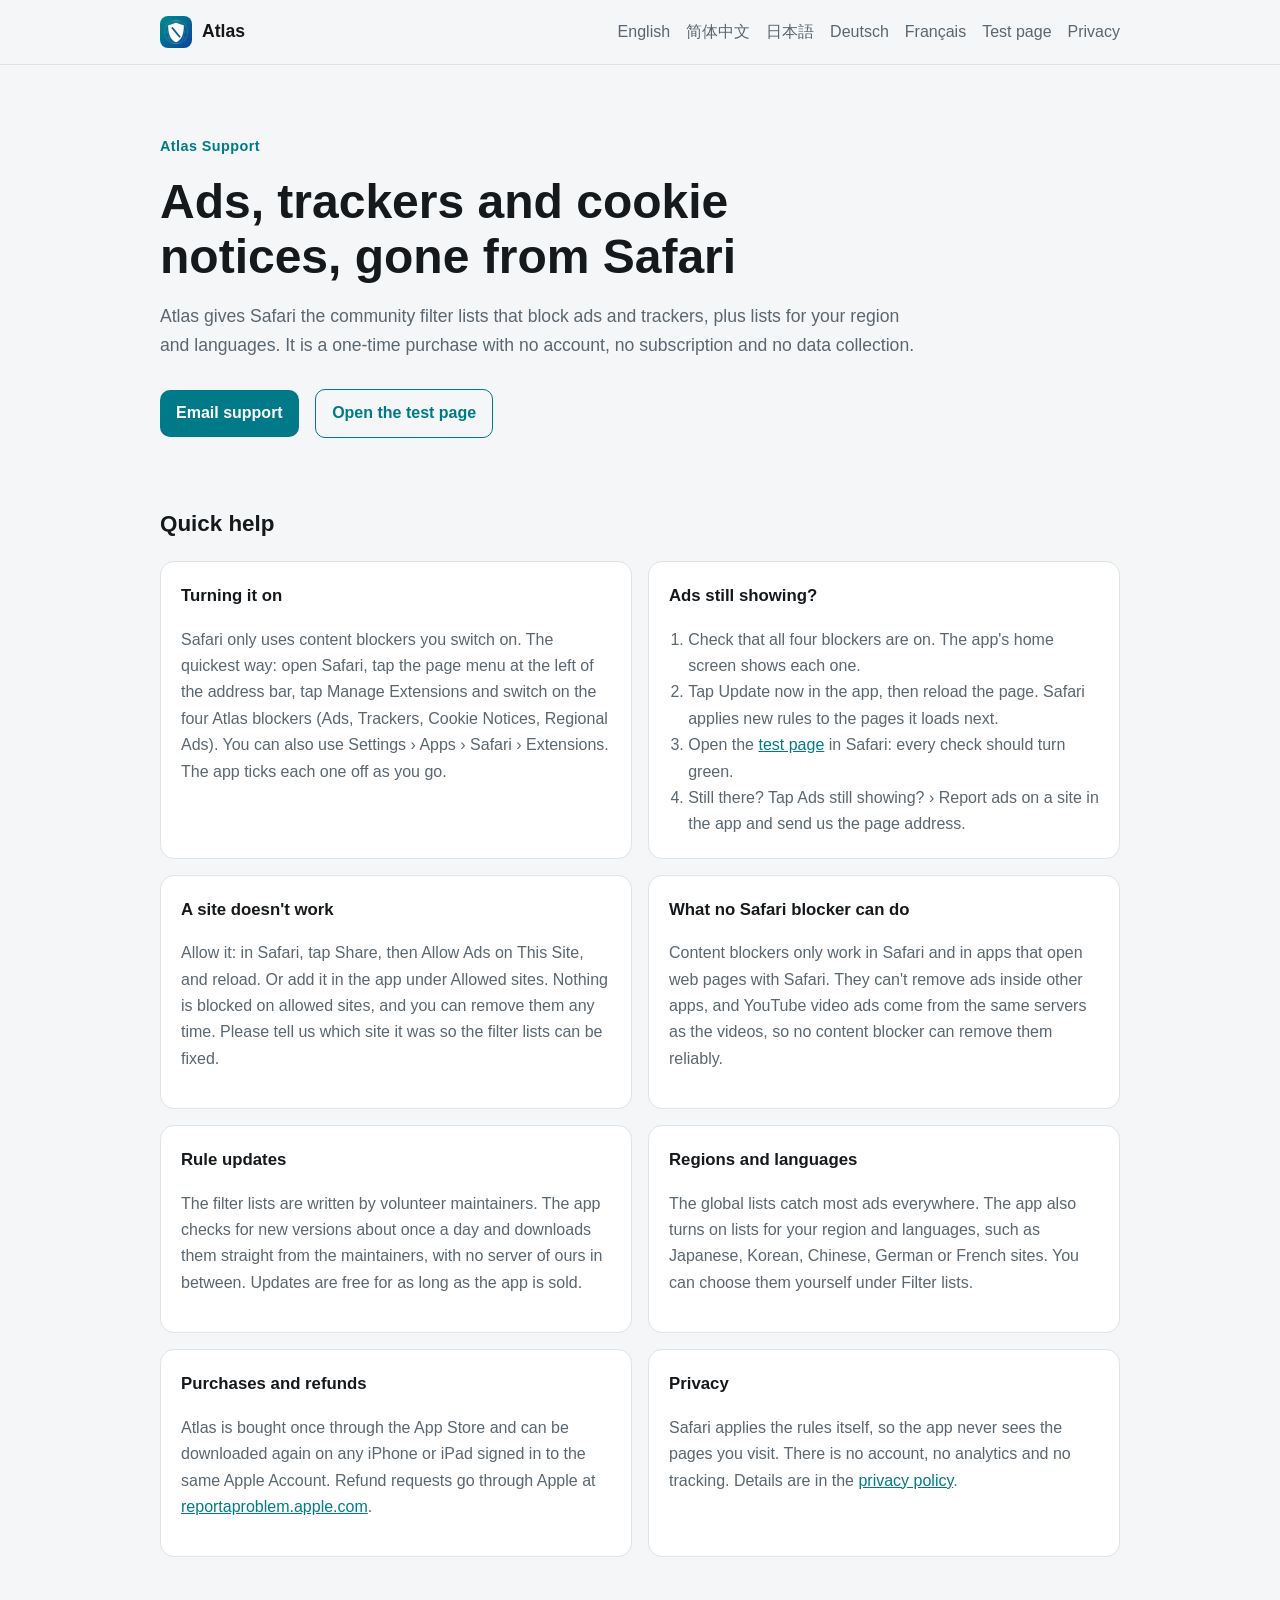
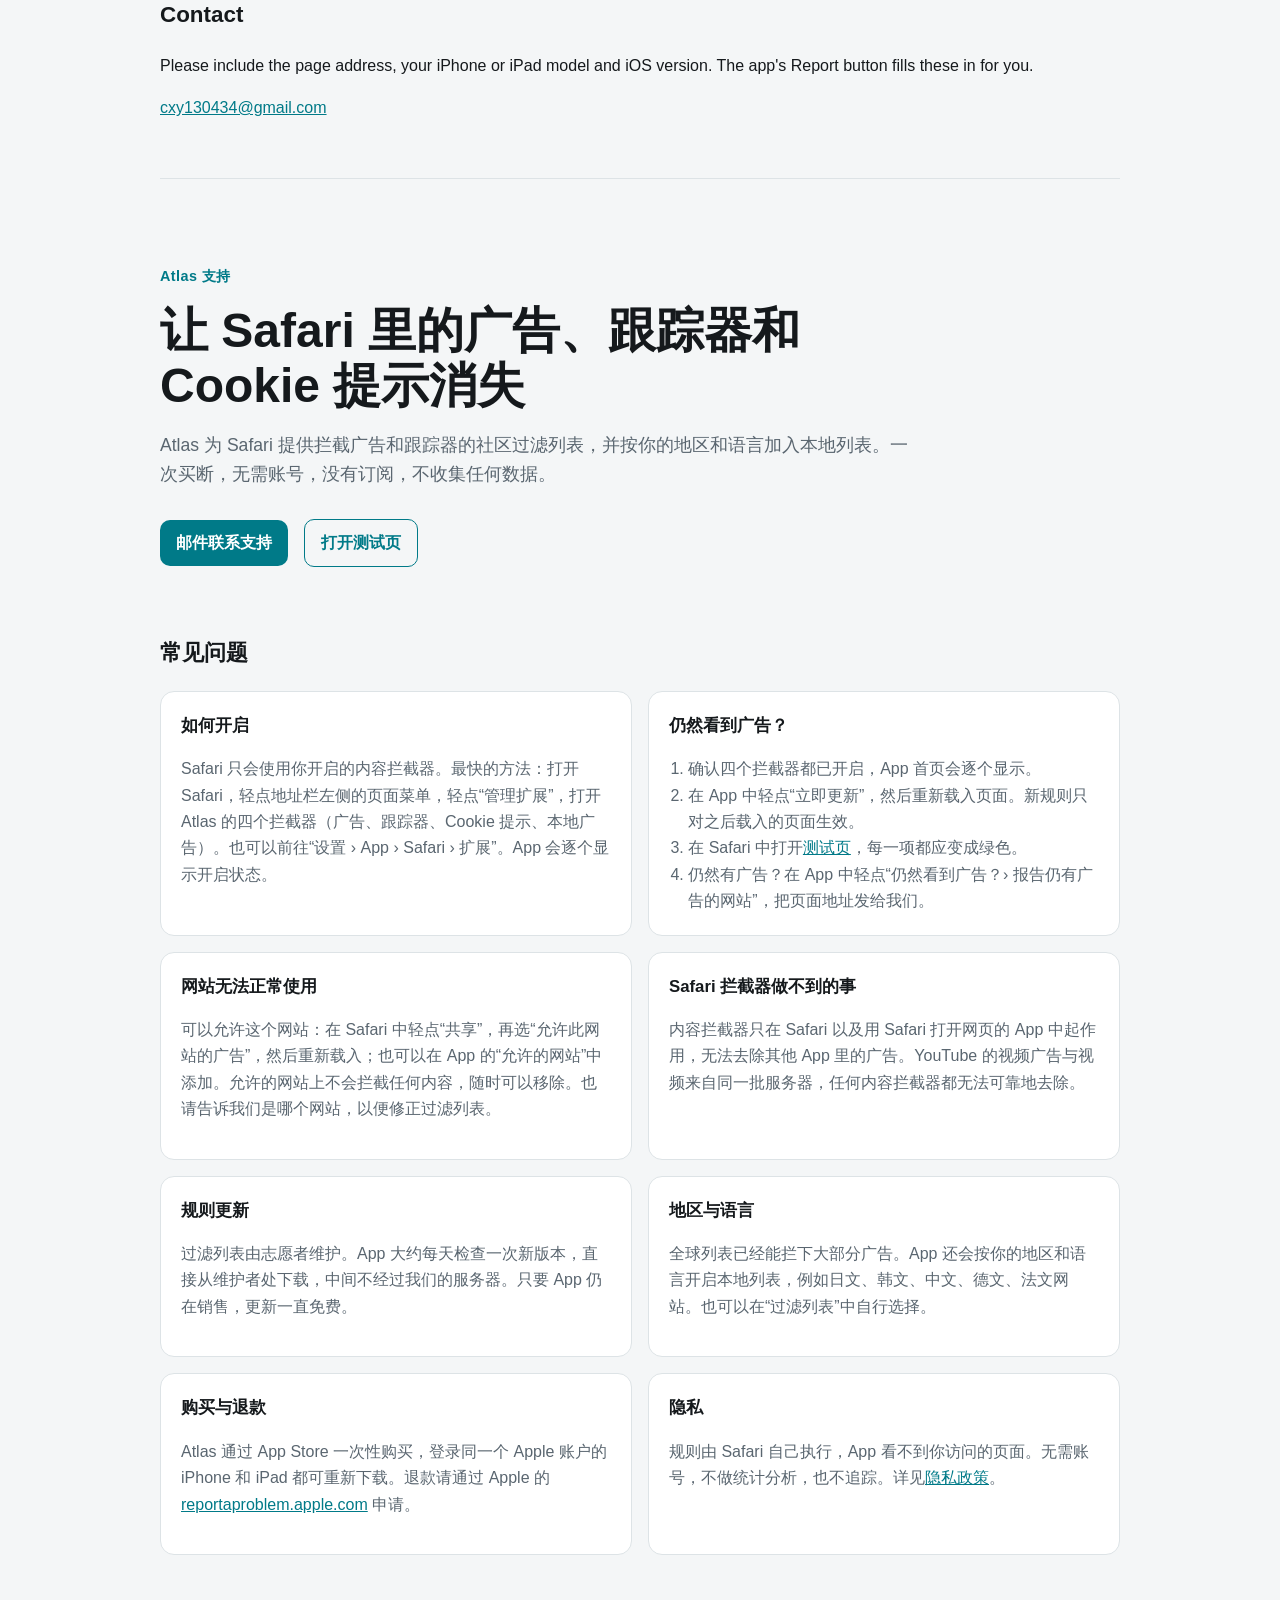
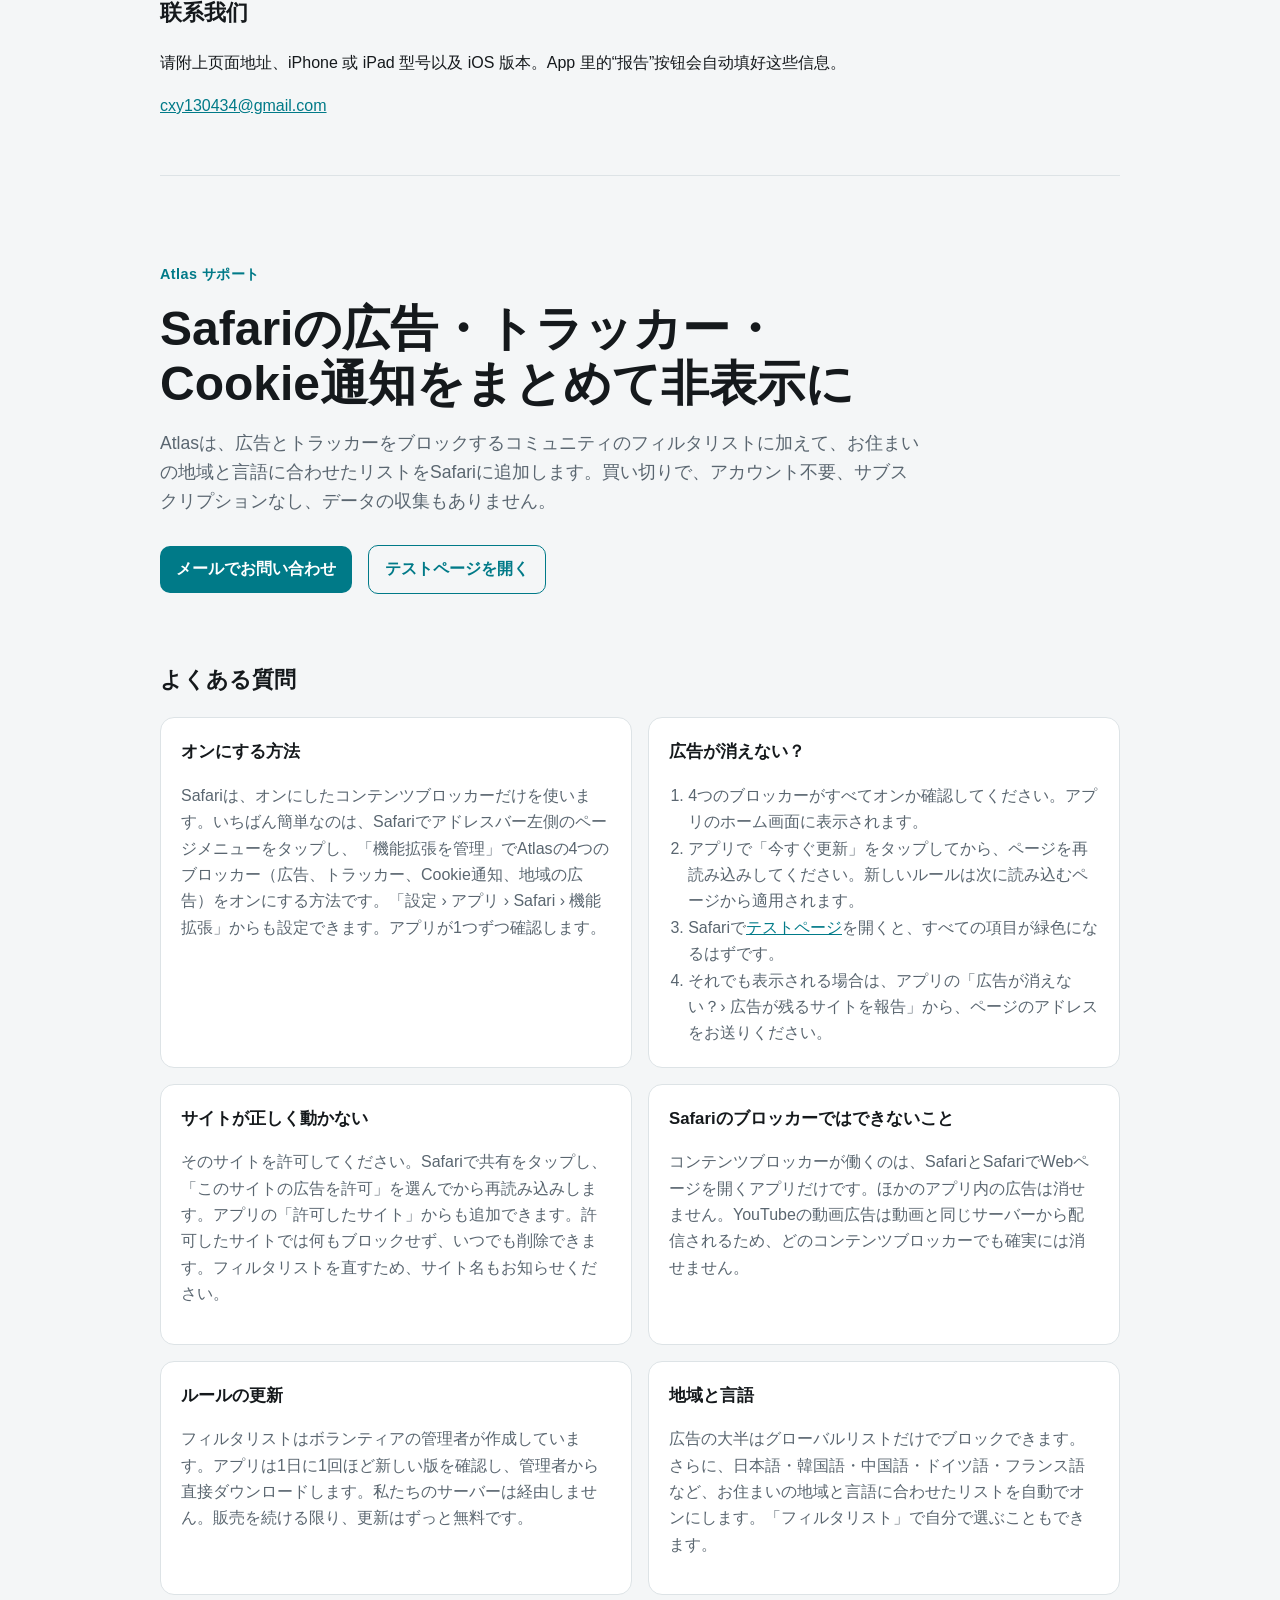
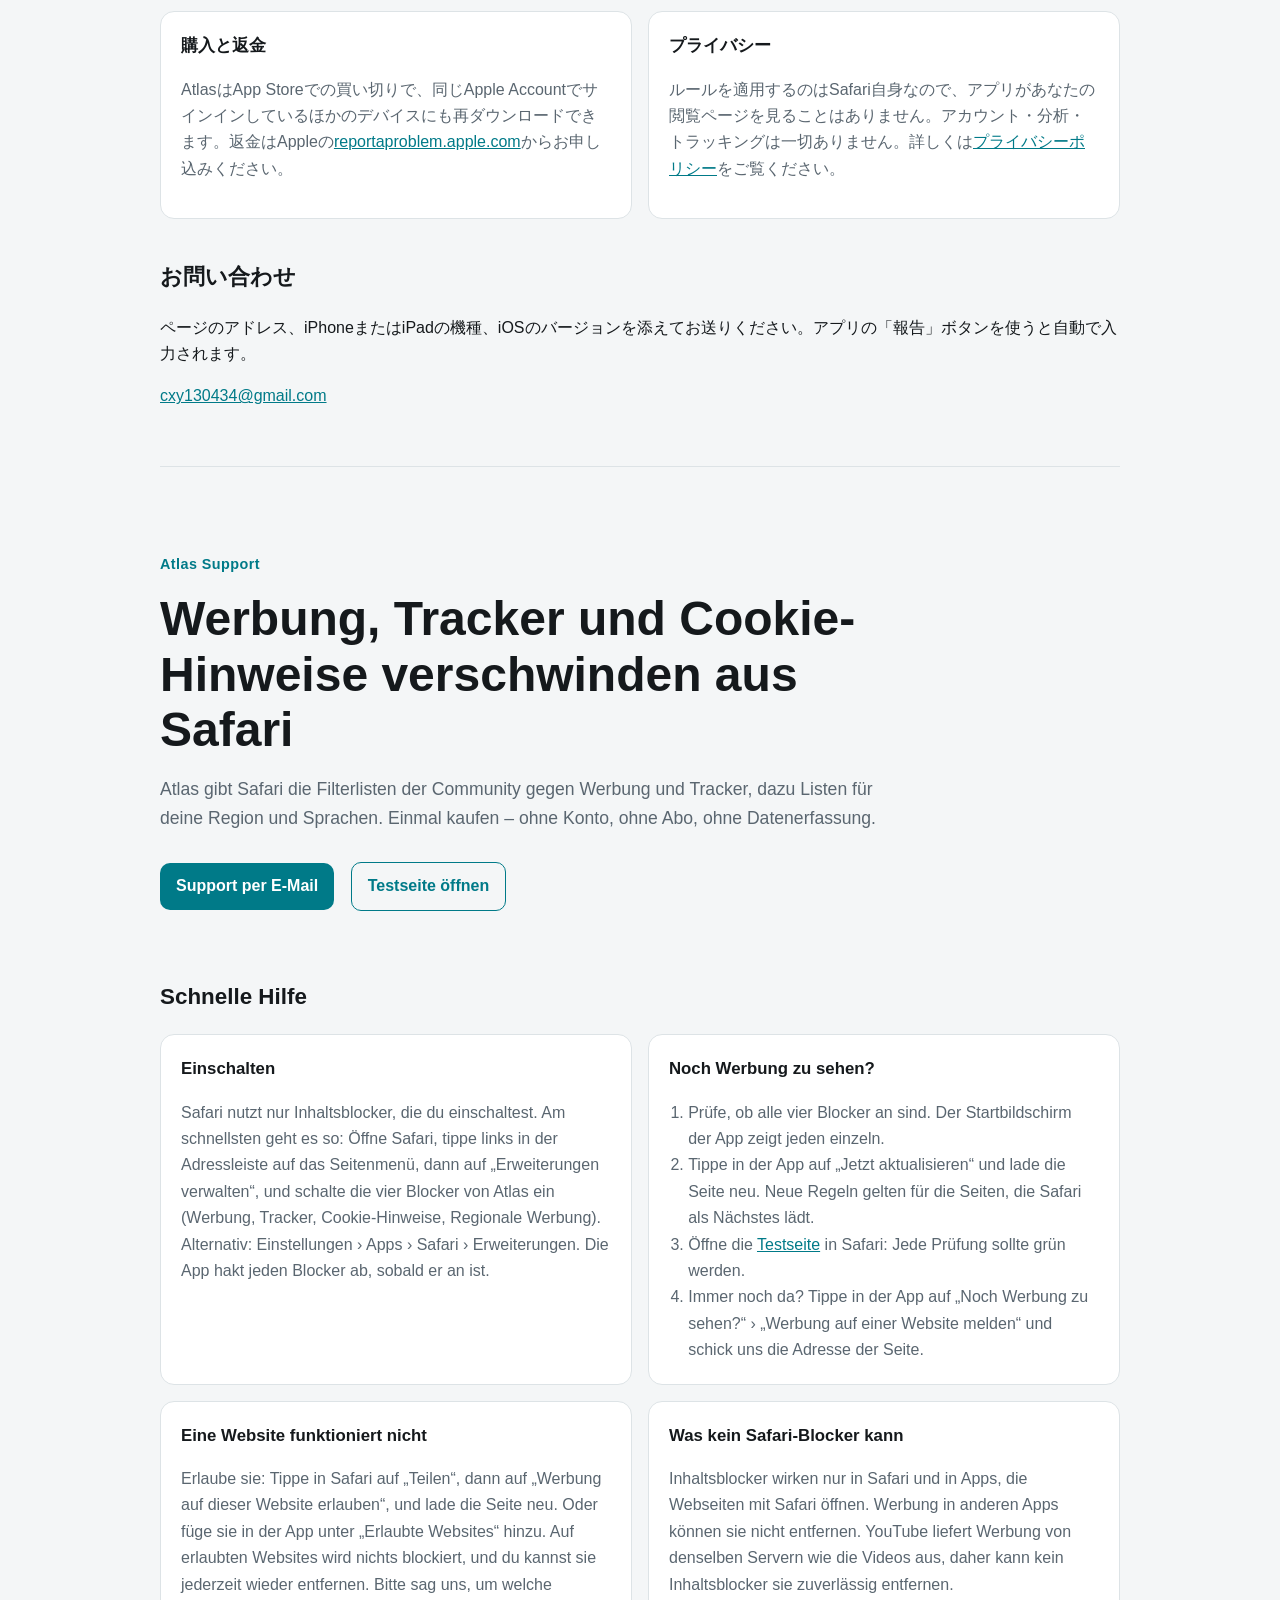
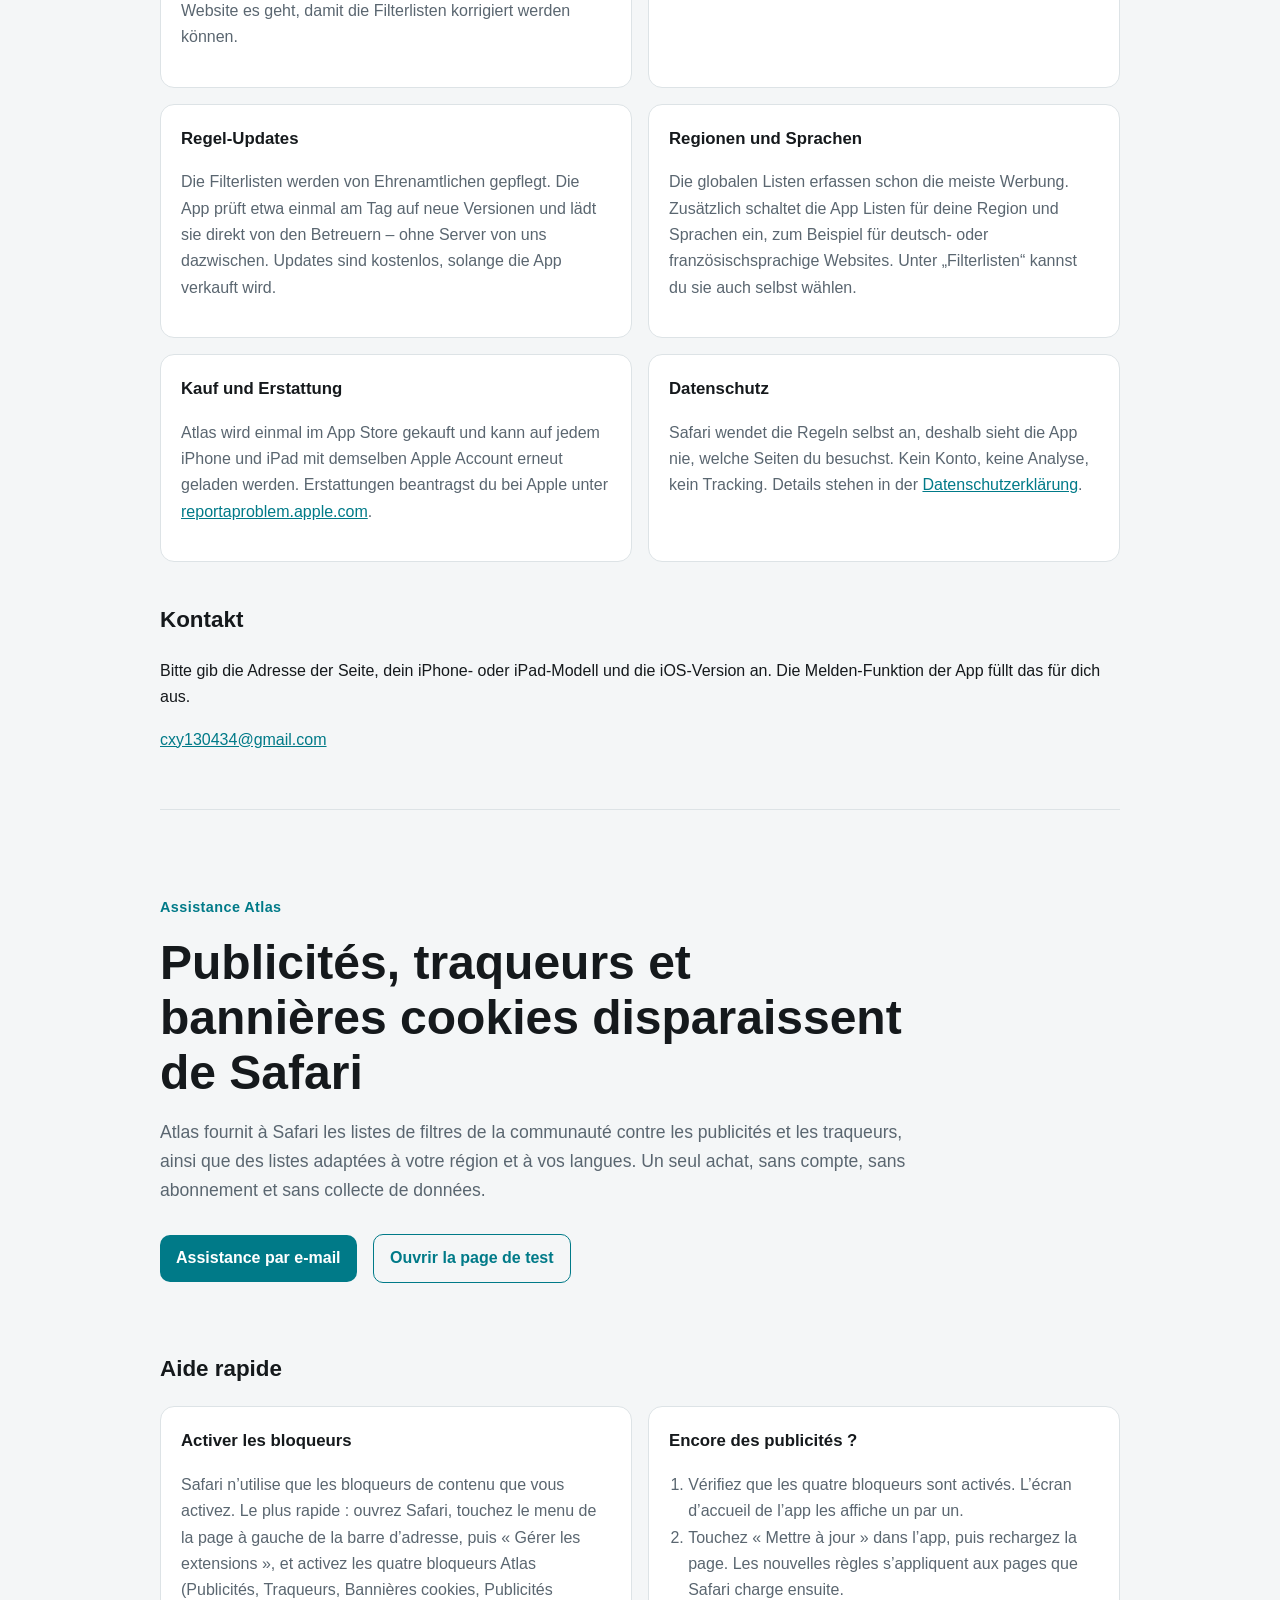
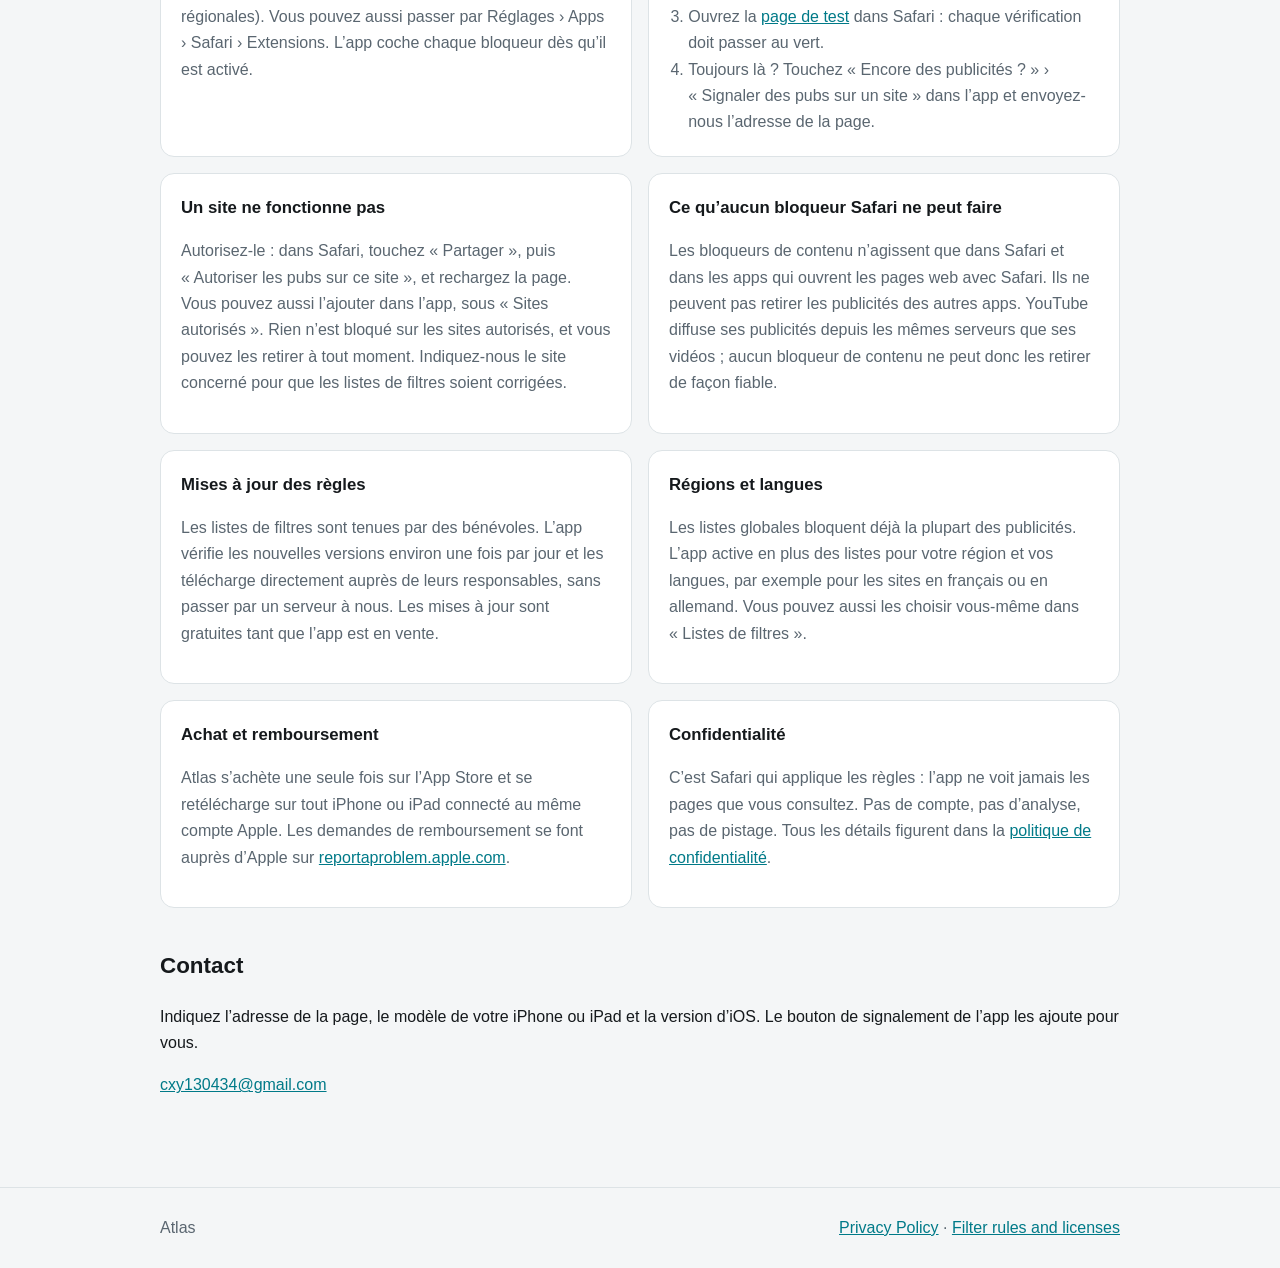
<file: index.html>
<!doctype html>
<html lang="en">
<head>
  <meta charset="utf-8">
  <meta name="viewport" content="width=device-width, initial-scale=1">
  <meta name="description" content="Support for Atlas, an ad blocker for Safari on iPhone and iPad.">
  <title>Atlas Support</title>
  <link rel="icon" href="icon.png">
  <link rel="stylesheet" href="styles.css">
</head>
<body>
  <header class="site-header">
    <div class="wrap">
      <a class="brand" href="./"><img src="icon.png" alt="">Atlas</a>
      <nav aria-label="Languages and pages">
        <a href="#en">English</a>
        <a href="#zh-hans">简体中文</a>
        <a href="#ja">日本語</a>
        <a href="#de">Deutsch</a>
        <a href="#fr">Français</a>
        <a href="test/">Test page</a>
        <a href="privacy.html">Privacy</a>
      </nav>
    </div>
  </header>
  <main class="wrap">
    <section class="hero" id="en" lang="en">
      <p class="eyebrow">Atlas Support</p>
      <h1>Ads, trackers and cookie notices, gone from Safari</h1>
      <p>Atlas gives Safari the community filter lists that block ads and trackers, plus lists for your region and languages. It is a one-time purchase with no account, no subscription and no data collection.</p>
      <a class="button" href="mailto:cxy130434@gmail.com?subject=Atlas%20support">Email support</a>
      <a class="button secondary" href="test/">Open the test page</a>
    </section>
    <section lang="en" aria-labelledby="help-en">
      <h2 id="help-en">Quick help</h2>
      <div class="cards">
        <article>
          <h3>Turning it on</h3>
          <p>Safari only uses content blockers you switch on. The quickest way: open Safari, tap the page menu at the left of the address bar, tap Manage Extensions and switch on the four Atlas blockers (Ads, Trackers, Cookie Notices, Regional Ads). You can also use Settings › Apps › Safari › Extensions. The app ticks each one off as you go.</p>
        </article>
        <article>
          <h3>Ads still showing?</h3>
          <ol>
            <li>Check that all four blockers are on. The app's home screen shows each one.</li>
            <li>Tap Update now in the app, then reload the page. Safari applies new rules to the pages it loads next.</li>
            <li>Open the <a href="test/">test page</a> in Safari: every check should turn green.</li>
            <li>Still there? Tap Ads still showing? › Report ads on a site in the app and send us the page address.</li>
          </ol>
        </article>
        <article>
          <h3>A site doesn't work</h3>
          <p>Allow it: in Safari, tap Share, then Allow Ads on This Site, and reload. Or add it in the app under Allowed sites. Nothing is blocked on allowed sites, and you can remove them any time. Please tell us which site it was so the filter lists can be fixed.</p>
        </article>
        <article>
          <h3>What no Safari blocker can do</h3>
          <p>Content blockers only work in Safari and in apps that open web pages with Safari. They can't remove ads inside other apps, and YouTube video ads come from the same servers as the videos, so no content blocker can remove them reliably.</p>
        </article>
        <article>
          <h3>Rule updates</h3>
          <p>The filter lists are written by volunteer maintainers. The app checks for new versions about once a day and downloads them straight from the maintainers, with no server of ours in between. Updates are free for as long as the app is sold.</p>
        </article>
        <article>
          <h3>Regions and languages</h3>
          <p>The global lists catch most ads everywhere. The app also turns on lists for your region and languages, such as Japanese, Korean, Chinese, German or French sites. You can choose them yourself under Filter lists.</p>
        </article>
        <article>
          <h3>Purchases and refunds</h3>
          <p>Atlas is bought once through the App Store and can be downloaded again on any iPhone or iPad signed in to the same Apple Account. Refund requests go through Apple at <a href="https://reportaproblem.apple.com">reportaproblem.apple.com</a>.</p>
        </article>
        <article>
          <h3>Privacy</h3>
          <p>Safari applies the rules itself, so the app never sees the pages you visit. There is no account, no analytics and no tracking. Details are in the <a href="privacy.html">privacy policy</a>.</p>
        </article>
      </div>
      <h2>Contact</h2>
      <p>Please include the page address, your iPhone or iPad model and iOS version. The app's Report button fills these in for you.</p>
      <p><a href="mailto:cxy130434@gmail.com?subject=Atlas%20support">cxy130434@gmail.com</a></p>
    </section>

    <hr>

    <section class="hero" id="zh-hans" lang="zh-Hans">
      <p class="eyebrow">Atlas 支持</p>
      <h1>让 Safari 里的广告、跟踪器和 Cookie 提示消失</h1>
      <p>Atlas 为 Safari 提供拦截广告和跟踪器的社区过滤列表，并按你的地区和语言加入本地列表。一次买断，无需账号，没有订阅，不收集任何数据。</p>
      <a class="button" href="mailto:cxy130434@gmail.com?subject=Atlas%20%E6%94%AF%E6%8C%81">邮件联系支持</a>
      <a class="button secondary" href="test/">打开测试页</a>
    </section>
    <section lang="zh-Hans" aria-labelledby="help-zh-hans">
      <h2 id="help-zh-hans">常见问题</h2>
      <div class="cards">
        <article>
          <h3>如何开启</h3>
          <p>Safari 只会使用你开启的内容拦截器。最快的方法：打开 Safari，轻点地址栏左侧的页面菜单，轻点“管理扩展”，打开 Atlas 的四个拦截器（广告、跟踪器、Cookie 提示、本地广告）。也可以前往“设置 › App › Safari › 扩展”。App 会逐个显示开启状态。</p>
        </article>
        <article>
          <h3>仍然看到广告？</h3>
          <ol>
            <li>确认四个拦截器都已开启，App 首页会逐个显示。</li>
            <li>在 App 中轻点“立即更新”，然后重新载入页面。新规则只对之后载入的页面生效。</li>
            <li>在 Safari 中打开<a href="test/">测试页</a>，每一项都应变成绿色。</li>
            <li>仍然有广告？在 App 中轻点“仍然看到广告？› 报告仍有广告的网站”，把页面地址发给我们。</li>
          </ol>
        </article>
        <article>
          <h3>网站无法正常使用</h3>
          <p>可以允许这个网站：在 Safari 中轻点“共享”，再选“允许此网站的广告”，然后重新载入；也可以在 App 的“允许的网站”中添加。允许的网站上不会拦截任何内容，随时可以移除。也请告诉我们是哪个网站，以便修正过滤列表。</p>
        </article>
        <article>
          <h3>Safari 拦截器做不到的事</h3>
          <p>内容拦截器只在 Safari 以及用 Safari 打开网页的 App 中起作用，无法去除其他 App 里的广告。YouTube 的视频广告与视频来自同一批服务器，任何内容拦截器都无法可靠地去除。</p>
        </article>
        <article>
          <h3>规则更新</h3>
          <p>过滤列表由志愿者维护。App 大约每天检查一次新版本，直接从维护者处下载，中间不经过我们的服务器。只要 App 仍在销售，更新一直免费。</p>
        </article>
        <article>
          <h3>地区与语言</h3>
          <p>全球列表已经能拦下大部分广告。App 还会按你的地区和语言开启本地列表，例如日文、韩文、中文、德文、法文网站。也可以在“过滤列表”中自行选择。</p>
        </article>
        <article>
          <h3>购买与退款</h3>
          <p>Atlas 通过 App Store 一次性购买，登录同一个 Apple 账户的 iPhone 和 iPad 都可重新下载。退款请通过 Apple 的 <a href="https://reportaproblem.apple.com">reportaproblem.apple.com</a> 申请。</p>
        </article>
        <article>
          <h3>隐私</h3>
          <p>规则由 Safari 自己执行，App 看不到你访问的页面。无需账号，不做统计分析，也不追踪。详见<a href="privacy.html">隐私政策</a>。</p>
        </article>
      </div>
      <h2>联系我们</h2>
      <p>请附上页面地址、iPhone 或 iPad 型号以及 iOS 版本。App 里的“报告”按钮会自动填好这些信息。</p>
      <p><a href="mailto:cxy130434@gmail.com?subject=Atlas%20%E6%94%AF%E6%8C%81">cxy130434@gmail.com</a></p>
    </section>

    <hr>

    <section class="hero" id="ja" lang="ja">
      <p class="eyebrow">Atlas サポート</p>
      <h1>Safariの広告・トラッカー・Cookie通知をまとめて非表示に</h1>
      <p>Atlasは、広告とトラッカーをブロックするコミュニティのフィルタリストに加えて、お住まいの地域と言語に合わせたリストをSafariに追加します。買い切りで、アカウント不要、サブスクリプションなし、データの収集もありません。</p>
      <a class="button" href="mailto:cxy130434@gmail.com?subject=Atlas%20%E3%82%B5%E3%83%9D%E3%83%BC%E3%83%88">メールでお問い合わせ</a>
      <a class="button secondary" href="test/">テストページを開く</a>
    </section>
    <section lang="ja" aria-labelledby="help-ja">
      <h2 id="help-ja">よくある質問</h2>
      <div class="cards">
        <article>
          <h3>オンにする方法</h3>
          <p>Safariは、オンにしたコンテンツブロッカーだけを使います。いちばん簡単なのは、Safariでアドレスバー左側のページメニューをタップし、「機能拡張を管理」でAtlasの4つのブロッカー（広告、トラッカー、Cookie通知、地域の広告）をオンにする方法です。「設定 › アプリ › Safari › 機能拡張」からも設定できます。アプリが1つずつ確認します。</p>
        </article>
        <article>
          <h3>広告が消えない？</h3>
          <ol>
            <li>4つのブロッカーがすべてオンか確認してください。アプリのホーム画面に表示されます。</li>
            <li>アプリで「今すぐ更新」をタップしてから、ページを再読み込みしてください。新しいルールは次に読み込むページから適用されます。</li>
            <li>Safariで<a href="test/">テストページ</a>を開くと、すべての項目が緑色になるはずです。</li>
            <li>それでも表示される場合は、アプリの「広告が消えない？› 広告が残るサイトを報告」から、ページのアドレスをお送りください。</li>
          </ol>
        </article>
        <article>
          <h3>サイトが正しく動かない</h3>
          <p>そのサイトを許可してください。Safariで共有をタップし、「このサイトの広告を許可」を選んでから再読み込みします。アプリの「許可したサイト」からも追加できます。許可したサイトでは何もブロックせず、いつでも削除できます。フィルタリストを直すため、サイト名もお知らせください。</p>
        </article>
        <article>
          <h3>Safariのブロッカーではできないこと</h3>
          <p>コンテンツブロッカーが働くのは、SafariとSafariでWebページを開くアプリだけです。ほかのアプリ内の広告は消せません。YouTubeの動画広告は動画と同じサーバーから配信されるため、どのコンテンツブロッカーでも確実には消せません。</p>
        </article>
        <article>
          <h3>ルールの更新</h3>
          <p>フィルタリストはボランティアの管理者が作成しています。アプリは1日に1回ほど新しい版を確認し、管理者から直接ダウンロードします。私たちのサーバーは経由しません。販売を続ける限り、更新はずっと無料です。</p>
        </article>
        <article>
          <h3>地域と言語</h3>
          <p>広告の大半はグローバルリストだけでブロックできます。さらに、日本語・韓国語・中国語・ドイツ語・フランス語など、お住まいの地域と言語に合わせたリストを自動でオンにします。「フィルタリスト」で自分で選ぶこともできます。</p>
        </article>
        <article>
          <h3>購入と返金</h3>
          <p>AtlasはApp Storeでの買い切りで、同じApple Accountでサインインしているほかのデバイスにも再ダウンロードできます。返金はAppleの<a href="https://reportaproblem.apple.com">reportaproblem.apple.com</a>からお申し込みください。</p>
        </article>
        <article>
          <h3>プライバシー</h3>
          <p>ルールを適用するのはSafari自身なので、アプリがあなたの閲覧ページを見ることはありません。アカウント・分析・トラッキングは一切ありません。詳しくは<a href="privacy.html">プライバシーポリシー</a>をご覧ください。</p>
        </article>
      </div>
      <h2>お問い合わせ</h2>
      <p>ページのアドレス、iPhoneまたはiPadの機種、iOSのバージョンを添えてお送りください。アプリの「報告」ボタンを使うと自動で入力されます。</p>
      <p><a href="mailto:cxy130434@gmail.com?subject=Atlas%20%E3%82%B5%E3%83%9D%E3%83%BC%E3%83%88">cxy130434@gmail.com</a></p>
    </section>

    <hr>

    <section class="hero" id="de" lang="de">
      <p class="eyebrow">Atlas Support</p>
      <h1>Werbung, Tracker und Cookie-Hinweise verschwinden aus Safari</h1>
      <p>Atlas gibt Safari die Filterlisten der Community gegen Werbung und Tracker, dazu Listen für deine Region und Sprachen. Einmal kaufen – ohne Konto, ohne Abo, ohne Datenerfassung.</p>
      <a class="button" href="mailto:cxy130434@gmail.com?subject=Atlas%20Support">Support per E-Mail</a>
      <a class="button secondary" href="test/">Testseite öffnen</a>
    </section>
    <section lang="de" aria-labelledby="help-de">
      <h2 id="help-de">Schnelle Hilfe</h2>
      <div class="cards">
        <article>
          <h3>Einschalten</h3>
          <p>Safari nutzt nur Inhaltsblocker, die du einschaltest. Am schnellsten geht es so: Öffne Safari, tippe links in der Adressleiste auf das Seitenmenü, dann auf „Erweiterungen verwalten“, und schalte die vier Blocker von Atlas ein (Werbung, Tracker, Cookie-Hinweise, Regionale Werbung). Alternativ: Einstellungen › Apps › Safari › Erweiterungen. Die App hakt jeden Blocker ab, sobald er an ist.</p>
        </article>
        <article>
          <h3>Noch Werbung zu sehen?</h3>
          <ol>
            <li>Prüfe, ob alle vier Blocker an sind. Der Startbildschirm der App zeigt jeden einzeln.</li>
            <li>Tippe in der App auf „Jetzt aktualisieren“ und lade die Seite neu. Neue Regeln gelten für die Seiten, die Safari als Nächstes lädt.</li>
            <li>Öffne die <a href="test/">Testseite</a> in Safari: Jede Prüfung sollte grün werden.</li>
            <li>Immer noch da? Tippe in der App auf „Noch Werbung zu sehen?“ › „Werbung auf einer Website melden“ und schick uns die Adresse der Seite.</li>
          </ol>
        </article>
        <article>
          <h3>Eine Website funktioniert nicht</h3>
          <p>Erlaube sie: Tippe in Safari auf „Teilen“, dann auf „Werbung auf dieser Website erlauben“, und lade die Seite neu. Oder füge sie in der App unter „Erlaubte Websites“ hinzu. Auf erlaubten Websites wird nichts blockiert, und du kannst sie jederzeit wieder entfernen. Bitte sag uns, um welche Website es geht, damit die Filterlisten korrigiert werden können.</p>
        </article>
        <article>
          <h3>Was kein Safari-Blocker kann</h3>
          <p>Inhaltsblocker wirken nur in Safari und in Apps, die Webseiten mit Safari öffnen. Werbung in anderen Apps können sie nicht entfernen. YouTube liefert Werbung von denselben Servern wie die Videos aus, daher kann kein Inhaltsblocker sie zuverlässig entfernen.</p>
        </article>
        <article>
          <h3>Regel-Updates</h3>
          <p>Die Filterlisten werden von Ehrenamtlichen gepflegt. Die App prüft etwa einmal am Tag auf neue Versionen und lädt sie direkt von den Betreuern – ohne Server von uns dazwischen. Updates sind kostenlos, solange die App verkauft wird.</p>
        </article>
        <article>
          <h3>Regionen und Sprachen</h3>
          <p>Die globalen Listen erfassen schon die meiste Werbung. Zusätzlich schaltet die App Listen für deine Region und Sprachen ein, zum Beispiel für deutsch- oder französischsprachige Websites. Unter „Filterlisten“ kannst du sie auch selbst wählen.</p>
        </article>
        <article>
          <h3>Kauf und Erstattung</h3>
          <p>Atlas wird einmal im App Store gekauft und kann auf jedem iPhone und iPad mit demselben Apple Account erneut geladen werden. Erstattungen beantragst du bei Apple unter <a href="https://reportaproblem.apple.com">reportaproblem.apple.com</a>.</p>
        </article>
        <article>
          <h3>Datenschutz</h3>
          <p>Safari wendet die Regeln selbst an, deshalb sieht die App nie, welche Seiten du besuchst. Kein Konto, keine Analyse, kein Tracking. Details stehen in der <a href="privacy.html#de">Datenschutzerklärung</a>.</p>
        </article>
      </div>
      <h2>Kontakt</h2>
      <p>Bitte gib die Adresse der Seite, dein iPhone- oder iPad-Modell und die iOS-Version an. Die Melden-Funktion der App füllt das für dich aus.</p>
      <p><a href="mailto:cxy130434@gmail.com?subject=Atlas%20Support">cxy130434@gmail.com</a></p>
    </section>

    <hr>

    <section class="hero" id="fr" lang="fr">
      <p class="eyebrow">Assistance Atlas</p>
      <h1>Publicités, traqueurs et bannières cookies disparaissent de Safari</h1>
      <p>Atlas fournit à Safari les listes de filtres de la communauté contre les publicités et les traqueurs, ainsi que des listes adaptées à votre région et à vos langues. Un seul achat, sans compte, sans abonnement et sans collecte de données.</p>
      <a class="button" href="mailto:cxy130434@gmail.com?subject=Atlas%20assistance">Assistance par e-mail</a>
      <a class="button secondary" href="test/">Ouvrir la page de test</a>
    </section>
    <section lang="fr" aria-labelledby="help-fr">
      <h2 id="help-fr">Aide rapide</h2>
      <div class="cards">
        <article>
          <h3>Activer les bloqueurs</h3>
          <p>Safari n’utilise que les bloqueurs de contenu que vous activez. Le plus rapide : ouvrez Safari, touchez le menu de la page à gauche de la barre d’adresse, puis « Gérer les extensions », et activez les quatre bloqueurs Atlas (Publicités, Traqueurs, Bannières cookies, Publicités régionales). Vous pouvez aussi passer par Réglages › Apps › Safari › Extensions. L’app coche chaque bloqueur dès qu’il est activé.</p>
        </article>
        <article>
          <h3>Encore des publicités ?</h3>
          <ol>
            <li>Vérifiez que les quatre bloqueurs sont activés. L’écran d’accueil de l’app les affiche un par un.</li>
            <li>Touchez « Mettre à jour » dans l’app, puis rechargez la page. Les nouvelles règles s’appliquent aux pages que Safari charge ensuite.</li>
            <li>Ouvrez la <a href="test/">page de test</a> dans Safari : chaque vérification doit passer au vert.</li>
            <li>Toujours là ? Touchez « Encore des publicités ? » › « Signaler des pubs sur un site » dans l’app et envoyez-nous l’adresse de la page.</li>
          </ol>
        </article>
        <article>
          <h3>Un site ne fonctionne pas</h3>
          <p>Autorisez-le : dans Safari, touchez « Partager », puis « Autoriser les pubs sur ce site », et rechargez la page. Vous pouvez aussi l’ajouter dans l’app, sous « Sites autorisés ». Rien n’est bloqué sur les sites autorisés, et vous pouvez les retirer à tout moment. Indiquez-nous le site concerné pour que les listes de filtres soient corrigées.</p>
        </article>
        <article>
          <h3>Ce qu’aucun bloqueur Safari ne peut faire</h3>
          <p>Les bloqueurs de contenu n’agissent que dans Safari et dans les apps qui ouvrent les pages web avec Safari. Ils ne peuvent pas retirer les publicités des autres apps. YouTube diffuse ses publicités depuis les mêmes serveurs que ses vidéos ; aucun bloqueur de contenu ne peut donc les retirer de façon fiable.</p>
        </article>
        <article>
          <h3>Mises à jour des règles</h3>
          <p>Les listes de filtres sont tenues par des bénévoles. L’app vérifie les nouvelles versions environ une fois par jour et les télécharge directement auprès de leurs responsables, sans passer par un serveur à nous. Les mises à jour sont gratuites tant que l’app est en vente.</p>
        </article>
        <article>
          <h3>Régions et langues</h3>
          <p>Les listes globales bloquent déjà la plupart des publicités. L’app active en plus des listes pour votre région et vos langues, par exemple pour les sites en français ou en allemand. Vous pouvez aussi les choisir vous-même dans « Listes de filtres ».</p>
        </article>
        <article>
          <h3>Achat et remboursement</h3>
          <p>Atlas s’achète une seule fois sur l’App Store et se retélécharge sur tout iPhone ou iPad connecté au même compte Apple. Les demandes de remboursement se font auprès d’Apple sur <a href="https://reportaproblem.apple.com">reportaproblem.apple.com</a>.</p>
        </article>
        <article>
          <h3>Confidentialité</h3>
          <p>C’est Safari qui applique les règles : l’app ne voit jamais les pages que vous consultez. Pas de compte, pas d’analyse, pas de pistage. Tous les détails figurent dans la <a href="privacy.html#fr">politique de confidentialité</a>.</p>
        </article>
      </div>
      <h2>Contact</h2>
      <p>Indiquez l’adresse de la page, le modèle de votre iPhone ou iPad et la version d’iOS. Le bouton de signalement de l’app les ajoute pour vous.</p>
      <p><a href="mailto:cxy130434@gmail.com?subject=Atlas%20assistance">cxy130434@gmail.com</a></p>
    </section>
  </main>
  <footer><div class="wrap"><p>Atlas</p><p><a href="privacy.html">Privacy Policy</a> · <a href="rules/">Filter rules and licenses</a></p></div></footer>
</body>
</html>
</file>
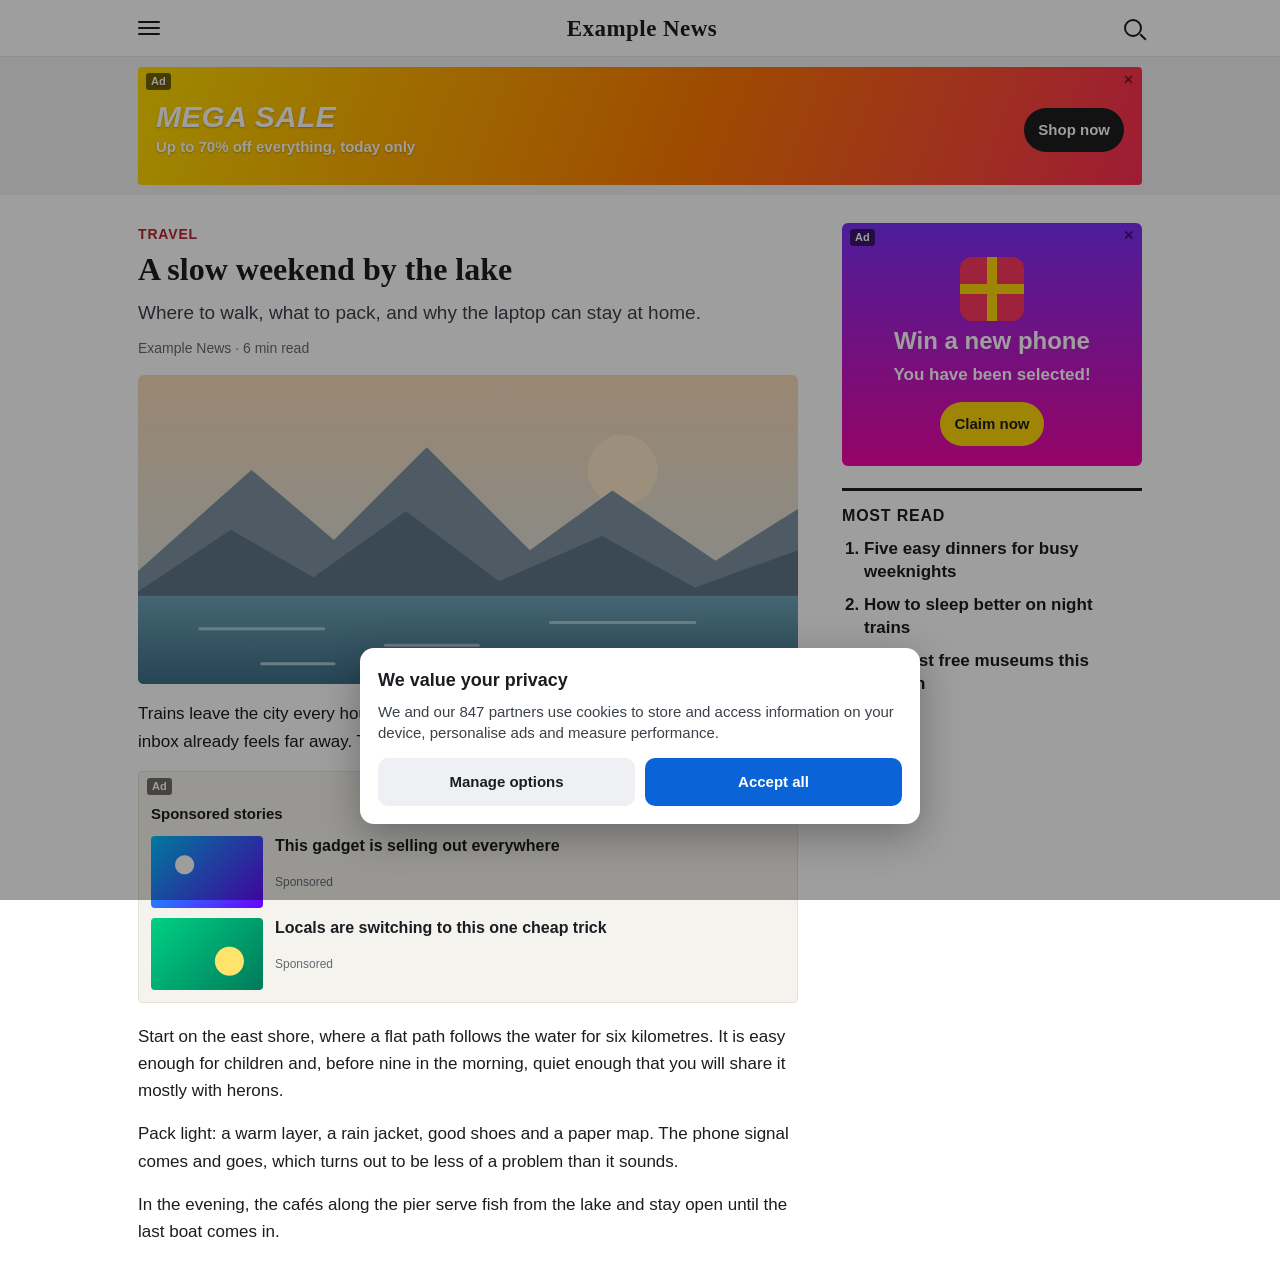
<file: demo/index.html>
<!doctype html>
<html lang="en">
<head>
  <meta charset="utf-8">
  <meta name="viewport" content="width=device-width, initial-scale=1, viewport-fit=cover">
  <meta name="robots" content="noindex">
  <meta name="description" content="A sample article with mock ads, for seeing what Atlas removes in Safari.">
  <title>Example News</title>
  <link rel="stylesheet" href="demo.css">
  <!-- Everything below the article is a mock. The ads come from js/flyad.js (blocked by the EasyList
       filter "/js/flyad.js") and the consent wall from _cookienotice.js (EasyList Cookie List,
       "/_cookienotice.js"), so with Atlas on, Safari never loads them and the page stays clean. -->
  <script src="strings.js"></script>
</head>
<body>
  <header class="masthead">
    <div class="column">
      <span class="menu" aria-hidden="true"><i></i><i></i><i></i></span>
      <span class="title">Example News</span>
      <span class="search" aria-hidden="true"></span>
    </div>
  </header>
  <div id="ad-top" class="slot"></div>
  <main class="column layout">
    <article>
      <p class="kicker" data-text="kicker"></p>
      <h1 data-text="title"></h1>
      <p class="dek" data-text="dek"></p>
      <p class="byline" data-text="byline"></p>
      <svg class="hero" viewBox="0 0 640 300" role="img" aria-label="">
        <defs>
          <linearGradient id="sky" x1="0" y1="0" x2="0" y2="1"><stop offset="0" stop-color="#f7d9b8"/><stop offset="1" stop-color="#cfe3ea"/></linearGradient>
          <linearGradient id="lake" x1="0" y1="0" x2="0" y2="1"><stop offset="0" stop-color="#6fa3b8"/><stop offset="1" stop-color="#3d6f88"/></linearGradient>
        </defs>
        <rect width="640" height="300" fill="url(#sky)"/>
        <circle cx="470" cy="92" r="34" fill="#fbe6c8"/>
        <path d="M0 190 L110 92 L190 160 L280 70 L380 170 L460 112 L560 180 L640 130 L640 300 L0 300 Z" fill="#7d93a3"/>
        <path d="M0 210 L90 150 L170 196 L260 132 L350 200 L450 156 L540 206 L640 170 L640 300 L0 300 Z" fill="#5d7586"/>
        <rect y="214" width="640" height="86" fill="url(#lake)"/>
        <path d="M60 246 h120 M240 262 h90 M400 240 h140 M120 280 h70" stroke="#a9c9d6" stroke-width="3" stroke-linecap="round"/>
      </svg>
      <p data-text="p1"></p>
      <div id="ad-inline" class="slot"></div>
      <p data-text="p2"></p>
      <p data-text="p3"></p>
      <p data-text="p4"></p>
    </article>
    <aside>
      <div id="ad-side" class="slot"></div>
      <h2 data-text="mostRead"></h2>
      <ol>
        <li data-text="read1"></li>
        <li data-text="read2"></li>
        <li data-text="read3"></li>
      </ol>
    </aside>
  </main>
  <script>
    for (const node of document.querySelectorAll("[data-text]")) node.textContent = demo.text[node.dataset.text];
  </script>
  <script src="js/flyad.js"></script>
  <script src="_cookienotice.js"></script>
</body>
</html>
</file>
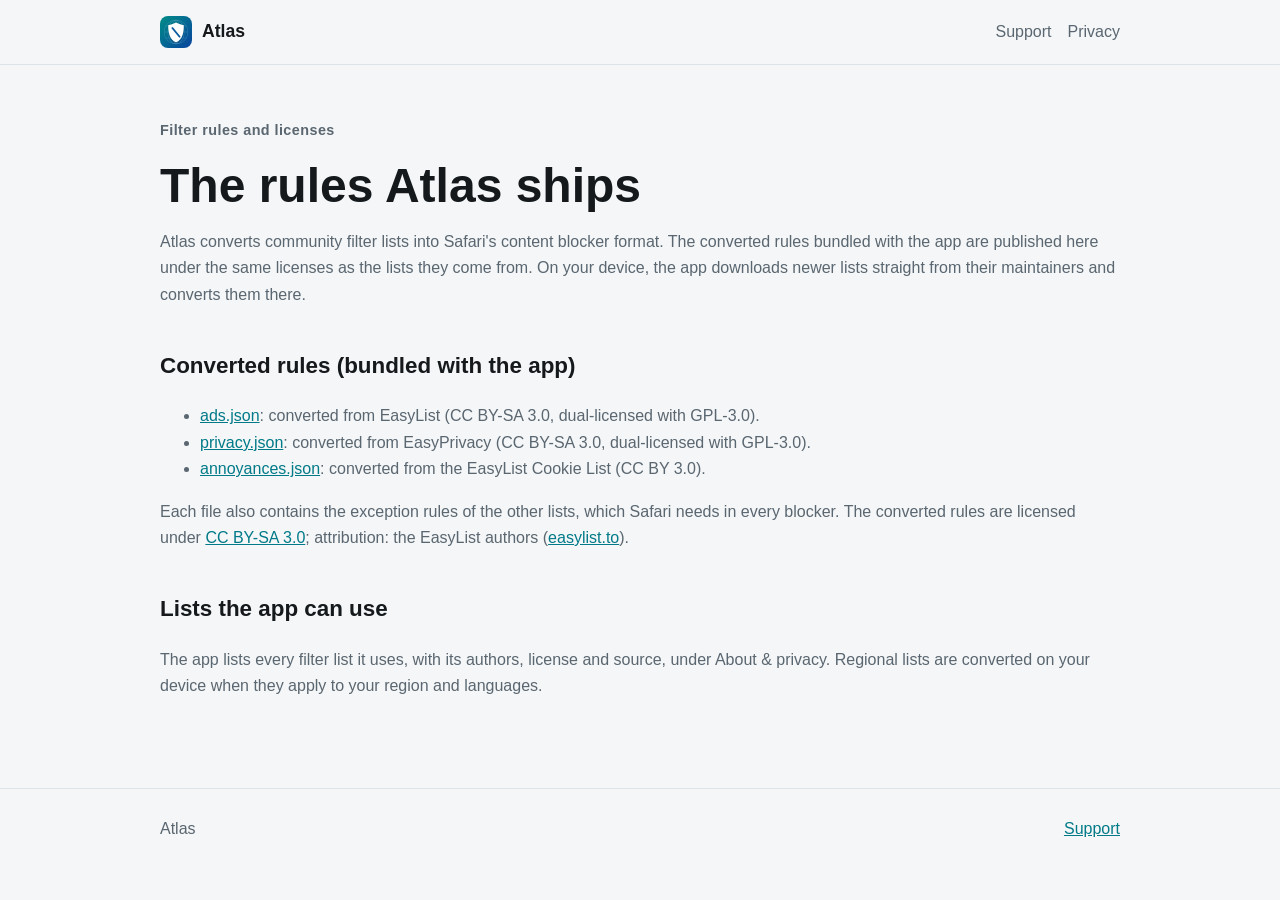
<file: rules/index.html>
<!doctype html>
<html lang="en">
<head>
  <meta charset="utf-8">
  <meta name="viewport" content="width=device-width, initial-scale=1">
  <meta name="description" content="The Safari rules Atlas ships, converted from community filter lists, and their licenses.">
  <title>Atlas Filter Rules and Licenses</title>
  <link rel="icon" href="../icon.png">
  <link rel="stylesheet" href="../styles.css">
</head>
<body>
  <header class="site-header">
    <div class="wrap">
      <a class="brand" href="../"><img src="../icon.png" alt="">Atlas</a>
      <nav aria-label="Pages"><a href="../">Support</a><a href="../privacy.html">Privacy</a></nav>
    </div>
  </header>
  <main class="wrap policy">
    <section>
      <p class="eyebrow">Filter rules and licenses</p>
      <h1>The rules Atlas ships</h1>
      <p>Atlas converts community filter lists into Safari's content blocker format. The converted rules bundled with the app are published here under the same licenses as the lists they come from. On your device, the app downloads newer lists straight from their maintainers and converts them there.</p>
      <h2>Converted rules (bundled with the app)</h2>
      <ul>
        <li><a href="ads.json">ads.json</a>: converted from EasyList (CC BY-SA 3.0, dual-licensed with GPL-3.0).</li>
        <li><a href="privacy.json">privacy.json</a>: converted from EasyPrivacy (CC BY-SA 3.0, dual-licensed with GPL-3.0).</li>
        <li><a href="annoyances.json">annoyances.json</a>: converted from the EasyList Cookie List (CC BY 3.0).</li>
      </ul>
      <p>Each file also contains the exception rules of the other lists, which Safari needs in every blocker. The converted rules are licensed under <a href="https://creativecommons.org/licenses/by-sa/3.0/">CC BY-SA 3.0</a>; attribution: the EasyList authors (<a href="https://easylist.to/">easylist.to</a>).</p>
      <h2>Lists the app can use</h2>
      <p>The app lists every filter list it uses, with its authors, license and source, under About &amp; privacy. Regional lists are converted on your device when they apply to your region and languages.</p>
    </section>
  </main>
  <footer><div class="wrap"><p>Atlas</p><p><a href="../">Support</a></p></div></footer>
</body>
</html>
</file>
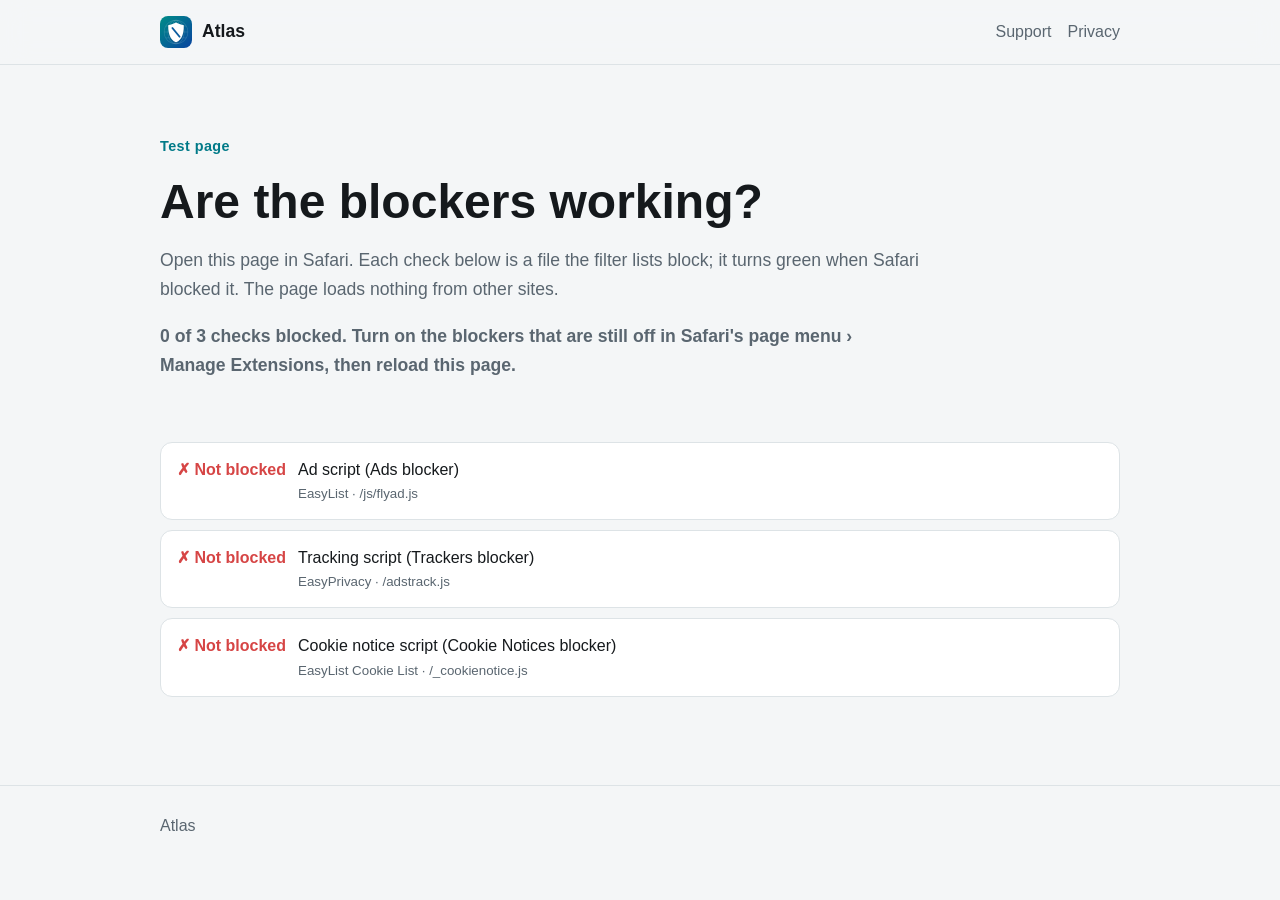
<file: test/index.html>
<!doctype html>
<html lang="en">
<head>
  <meta charset="utf-8">
  <meta name="viewport" content="width=device-width, initial-scale=1">
  <meta name="description" content="Check that Atlas's Safari blockers are on. This page makes no third-party requests.">
  <title>Atlas Test Page</title>
  <link rel="icon" href="../icon.png">
  <link rel="stylesheet" href="../styles.css">
  <script>window.adScriptRan = false; window.trackerScriptRan = false; window.cookieScriptRan = false;</script>
  <!-- The files sit next to this page and the filter lists block them by path, so nothing goes to a third
       party. Element hiding is not tested: EasyList switches generic hiding off on github.io. -->
  <script src="js/flyad.js"></script>
  <script src="adstrack.js"></script>
  <script src="_cookienotice.js"></script>
</head>
<body>
  <header class="site-header">
    <div class="wrap">
      <a class="brand" href="../"><img src="../icon.png" alt="">Atlas</a>
      <nav aria-label="Pages"><a href="../">Support</a><a href="../privacy.html">Privacy</a></nav>
    </div>
  </header>
  <main class="wrap">
    <section class="hero">
      <p class="eyebrow" data-text="eyebrow">Test page</p>
      <h1 data-text="title">Are the blockers working?</h1>
      <p data-text="intro">Open this page in Safari. Each check below is a file the filter lists block; it turns green when Safari blocked it. The page loads nothing from other sites.</p>
      <p class="summary" id="summary" aria-live="polite">…</p>
    </section>
    <ul class="checks" id="checks">
      <li data-check="adScript"><span class="status">…</span><span><span data-text="adScript">Ad script</span><small>EasyList · /js/flyad.js</small></span></li>
      <li data-check="trackerScript"><span class="status">…</span><span><span data-text="trackerScript">Tracking script</span><small>EasyPrivacy · /adstrack.js</small></span></li>
      <li data-check="cookieScript"><span class="status">…</span><span><span data-text="cookieScript">Cookie notice script</span><small>EasyList Cookie List · /_cookienotice.js</small></span></li>
    </ul>
  </main>
  <footer><div class="wrap"><p>Atlas</p></div></footer>
  <script>
    const texts = {
      en: {
        eyebrow: "Test page", title: "Are the blockers working?",
        intro: "Open this page in Safari. Each check below is a file the filter lists block; it turns green when Safari blocked it. The page loads nothing from other sites.",
        adScript: "Ad script (Ads blocker)", trackerScript: "Tracking script (Trackers blocker)",
        cookieScript: "Cookie notice script (Cookie Notices blocker)",
        blocked: "Blocked", notBlocked: "Not blocked",
        all: "All 3 checks blocked. Safari is using the blockers.",
        some: (n) => `${n} of 3 checks blocked. Turn on the blockers that are still off in Safari's page menu › Manage Extensions, then reload this page.`,
      },
      "zh-Hans": {
        eyebrow: "测试页", title: "拦截器在工作吗？",
        intro: "请在 Safari 中打开本页。下面每一项都是过滤列表会拦截的内容，被 Safari 拦下后会变成绿色。本页不会从其他网站加载任何东西。",
        adScript: "广告脚本（广告拦截器）", trackerScript: "跟踪脚本（跟踪器拦截器）",
        cookieScript: "Cookie 提示脚本（Cookie 提示拦截器）",
        blocked: "已拦截", notBlocked: "未拦截",
        all: "3 项全部拦下，Safari 正在使用拦截器。",
        some: (n) => `拦下了 ${n}/3 项。请在 Safari 的页面菜单 › 管理扩展中打开还没开的拦截器，然后重新载入本页。`,
      },
      ja: {
        eyebrow: "テストページ", title: "ブロッカーは動いていますか？",
        intro: "このページをSafariで開いてください。下の各項目はフィルタリストがブロックするもので、Safariがブロックすると緑色になります。このページはほかのサイトから何も読み込みません。",
        adScript: "広告スクリプト（広告ブロッカー）", trackerScript: "トラッキングスクリプト（トラッカーブロッカー）",
        cookieScript: "Cookie通知スクリプト（Cookie通知ブロッカー）",
        blocked: "ブロック済み", notBlocked: "未ブロック",
        all: "3項目すべてブロックされました。Safariはブロッカーを使っています。",
        some: (n) => `3項目中${n}項目をブロックしました。Safariのページメニュー › 機能拡張を管理で、オフのブロッカーをオンにしてから再読み込みしてください。`,
      },
      de: {
        eyebrow: "Testseite", title: "Funktionieren die Blocker?",
        intro: "Öffne diese Seite in Safari. Jede Prüfung unten ist eine Datei, die die Filterlisten blockieren; sie wird grün, wenn Safari sie blockiert hat. Die Seite lädt nichts von anderen Websites.",
        adScript: "Werbeskript (Blocker „Werbung“)", trackerScript: "Tracking-Skript (Blocker „Tracker“)",
        cookieScript: "Cookie-Hinweis-Skript (Blocker „Cookie-Hinweise“)",
        blocked: "Blockiert", notBlocked: "Nicht blockiert",
        all: "Alle 3 Prüfungen blockiert. Safari nutzt die Blocker.",
        some: (n) => `${n} von 3 Prüfungen blockiert. Schalte die noch ausgeschalteten Blocker im Seitenmenü von Safari › „Erweiterungen verwalten“ ein und lade diese Seite neu.`,
      },
      fr: {
        eyebrow: "Page de test", title: "Les bloqueurs fonctionnent-ils\u00a0?",
        intro: "Ouvrez cette page dans Safari. Chaque vérification ci-dessous est un fichier que les listes de filtres bloquent\u00a0; elle passe au vert quand Safari l’a bloqué. La page ne charge rien depuis d’autres sites.",
        adScript: "Script publicitaire (bloqueur Publicités)", trackerScript: "Script de pistage (bloqueur Traqueurs)",
        cookieScript: "Script de bannière cookies (bloqueur Bannières cookies)",
        blocked: "Bloqué", notBlocked: "Non bloqué",
        all: "Les 3 vérifications sont bloquées. Safari utilise les bloqueurs.",
        some: (n) => `${n} vérification(s) bloquée(s) sur 3. Activez les bloqueurs encore désactivés dans le menu de la page de Safari › «\u00a0Gérer les extensions\u00a0», puis rechargez cette page.`,
      },
    };
    const language = navigator.languages.map((l) => l.startsWith("zh") ? "zh-Hans" : l.slice(0, 2)).find((l) => texts[l]) || "en";
    const t = texts[language];
    document.documentElement.lang = language;
    document.querySelectorAll("[data-text]").forEach((el) => { el.textContent = t[el.dataset.text]; });

    window.addEventListener("load", () => {
      const results = {
        adScript: !window.adScriptRan,
        trackerScript: !window.trackerScriptRan,
        cookieScript: !window.cookieScriptRan,
      };
      let passed = 0;
      document.querySelectorAll("#checks li").forEach((li) => {
        const ok = results[li.dataset.check];
        if (ok) passed += 1;
        li.classList.add(ok ? "pass" : "fail");
        li.querySelector(".status").textContent = ok ? "✓ " + t.blocked : "✗ " + t.notBlocked;
      });
      document.getElementById("summary").textContent = passed === 3 ? t.all : t.some(passed);
    });
  </script>
</body>
</html>
</file>
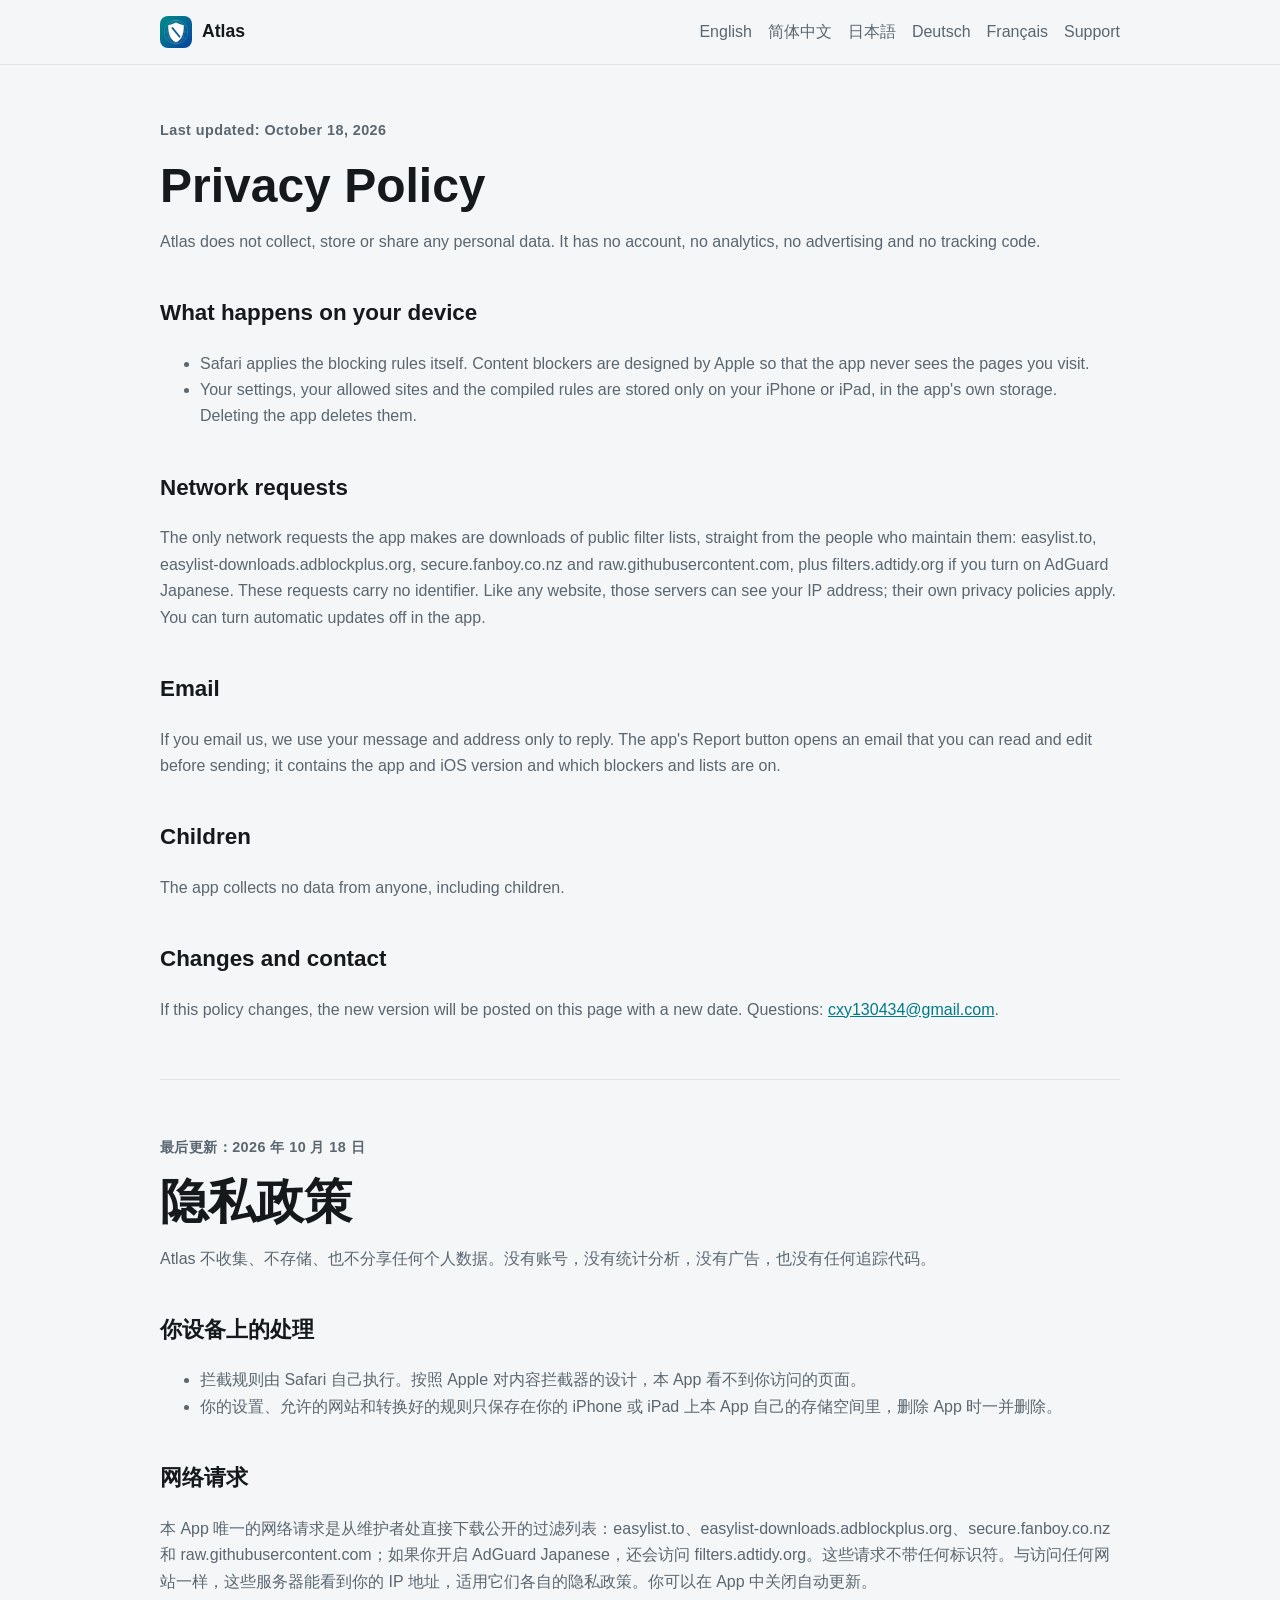
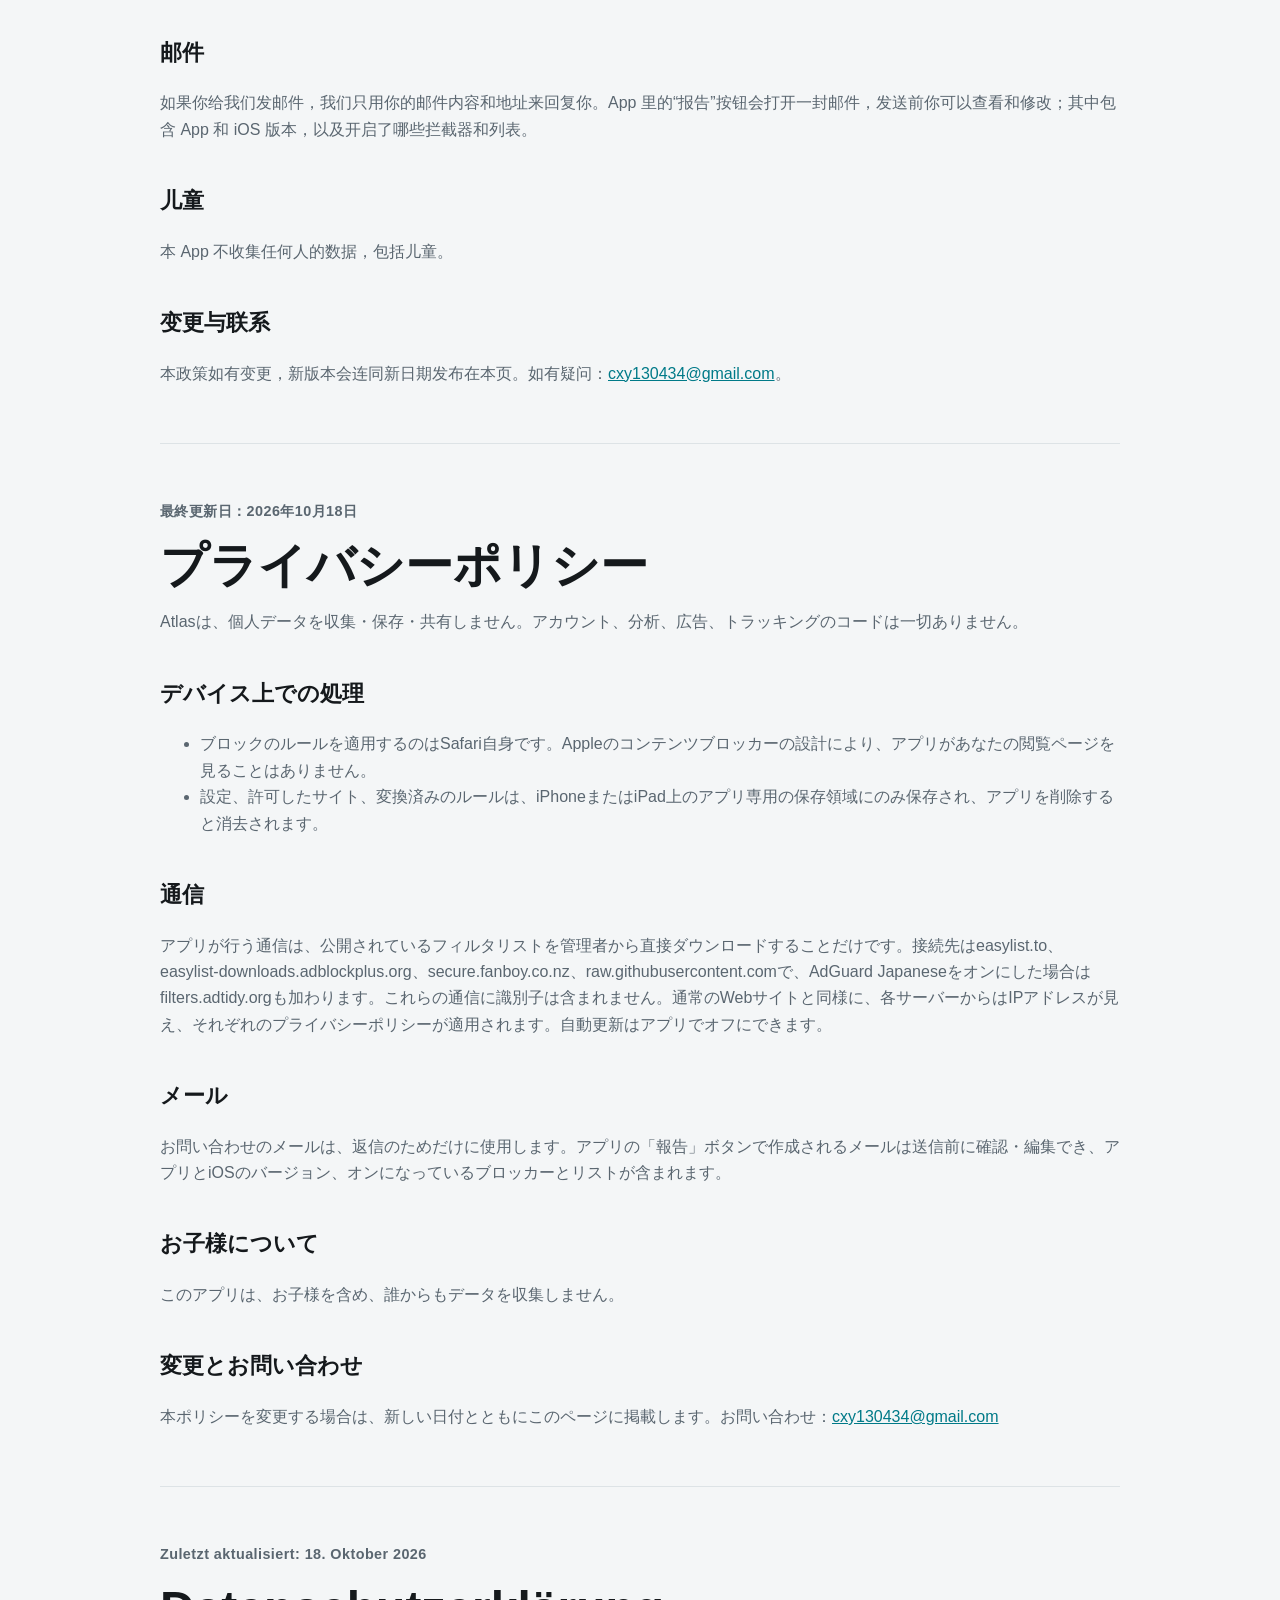
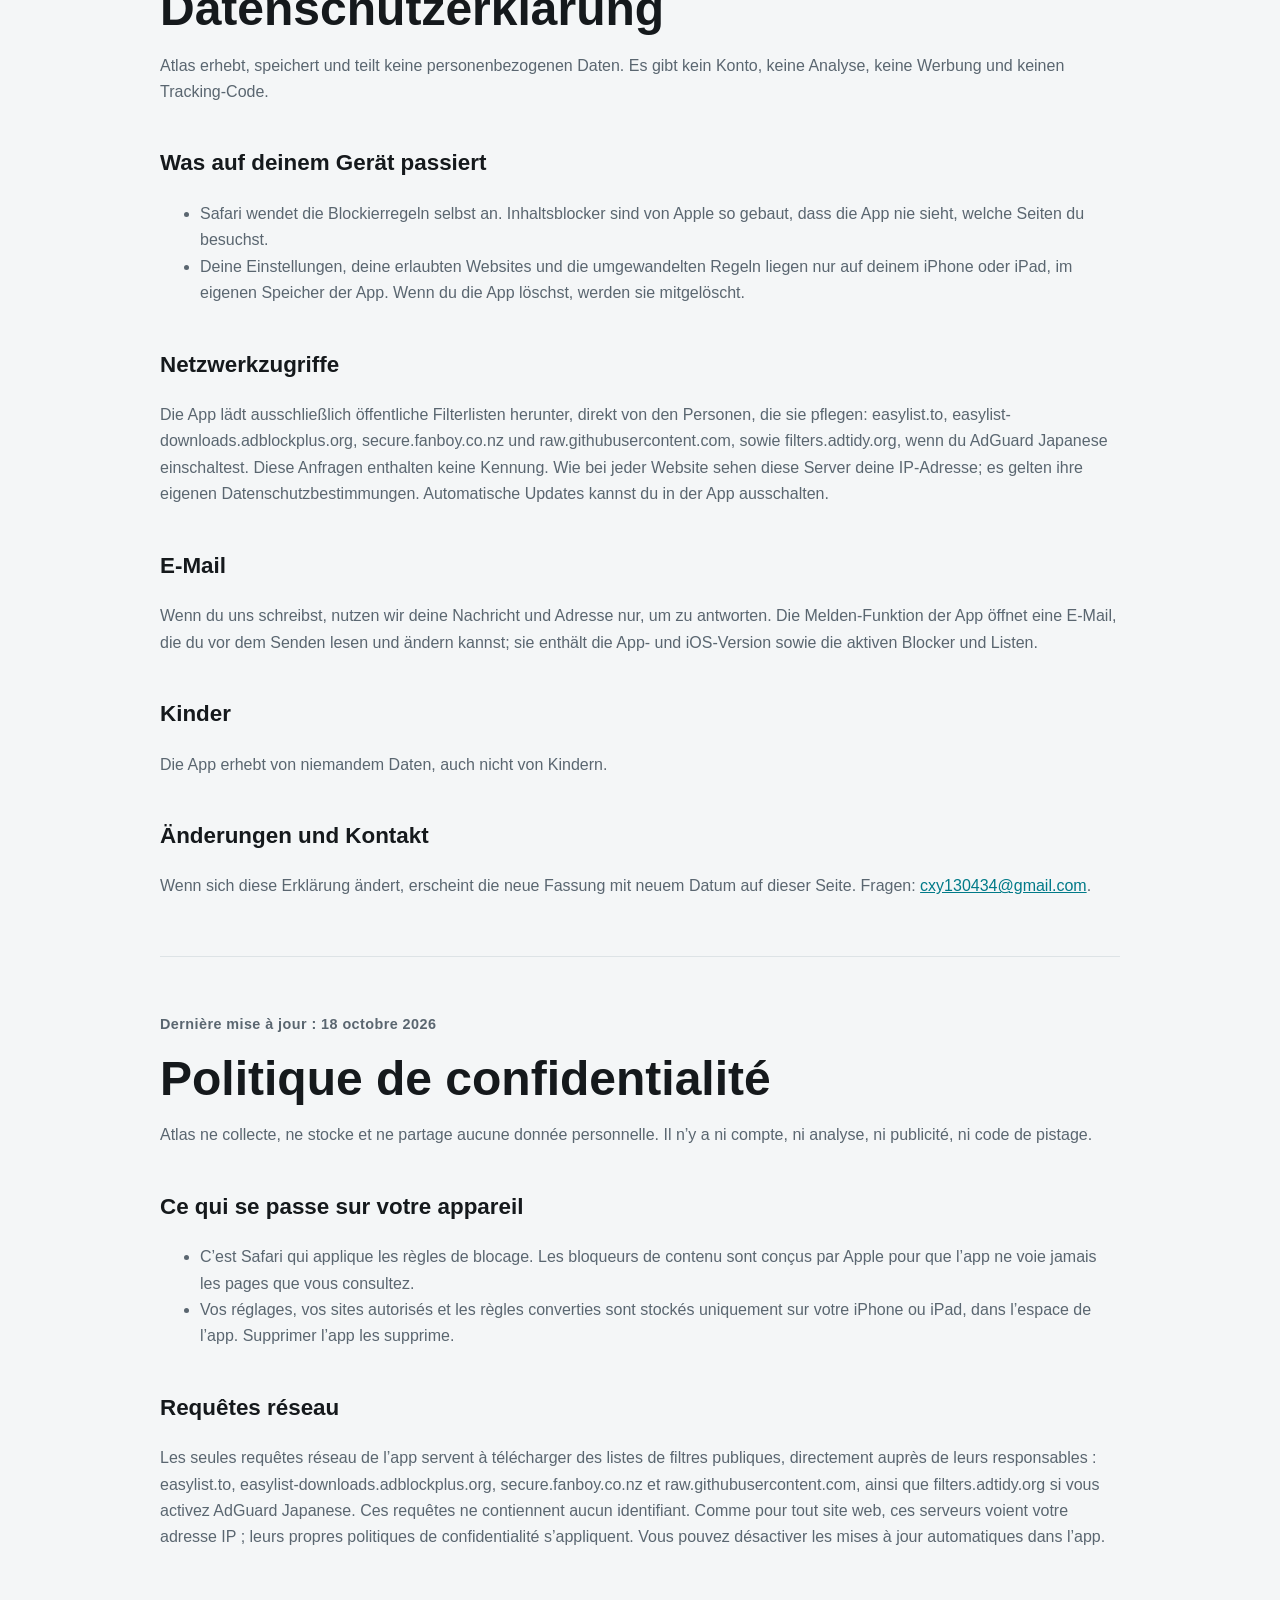
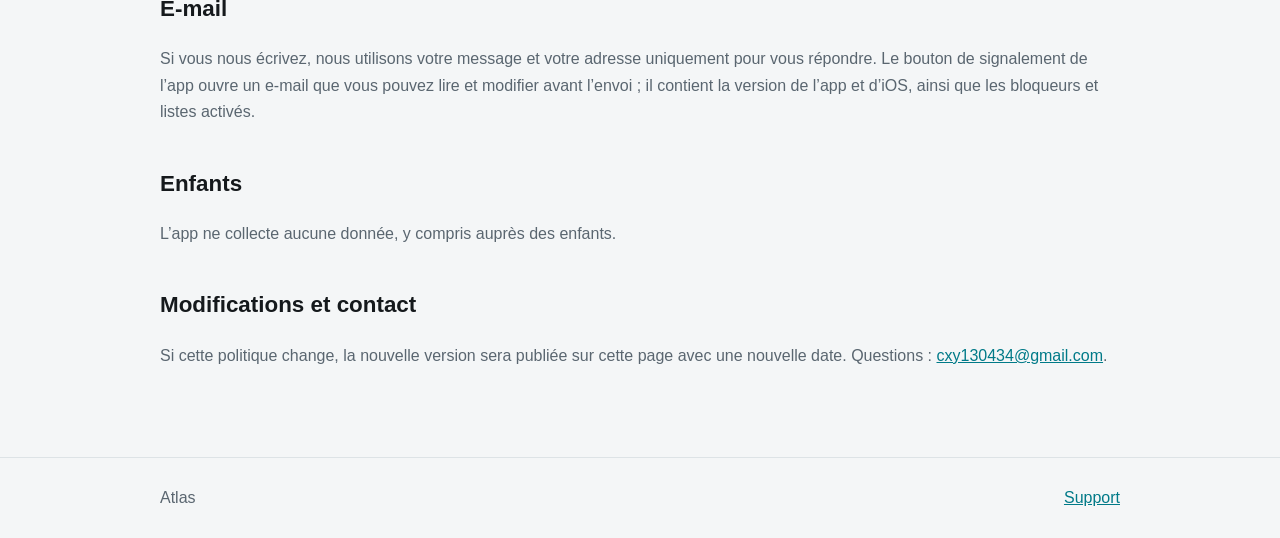
<file: privacy.html>
<!doctype html>
<html lang="en">
<head>
  <meta charset="utf-8">
  <meta name="viewport" content="width=device-width, initial-scale=1">
  <meta name="description" content="Privacy policy for Atlas.">
  <title>Atlas Privacy Policy</title>
  <link rel="icon" href="icon.png">
  <link rel="stylesheet" href="styles.css">
</head>
<body>
  <header class="site-header">
    <div class="wrap">
      <a class="brand" href="./"><img src="icon.png" alt="">Atlas</a>
      <nav aria-label="Languages and pages">
        <a href="#en">English</a>
        <a href="#zh-hans">简体中文</a>
        <a href="#ja">日本語</a>
        <a href="#de">Deutsch</a>
        <a href="#fr">Français</a>
        <a href="./">Support</a>
      </nav>
    </div>
  </header>
  <main class="wrap policy">
    <section id="en" lang="en">
      <p class="eyebrow">Last updated: October 18, 2026</p>
      <h1>Privacy Policy</h1>
      <p>Atlas does not collect, store or share any personal data. It has no account, no analytics, no advertising and no tracking code.</p>
      <h2>What happens on your device</h2>
      <ul>
        <li>Safari applies the blocking rules itself. Content blockers are designed by Apple so that the app never sees the pages you visit.</li>
        <li>Your settings, your allowed sites and the compiled rules are stored only on your iPhone or iPad, in the app's own storage. Deleting the app deletes them.</li>
      </ul>
      <h2>Network requests</h2>
      <p>The only network requests the app makes are downloads of public filter lists, straight from the people who maintain them: easylist.to, easylist-downloads.adblockplus.org, secure.fanboy.co.nz and raw.githubusercontent.com, plus filters.adtidy.org if you turn on AdGuard Japanese. These requests carry no identifier. Like any website, those servers can see your IP address; their own privacy policies apply. You can turn automatic updates off in the app.</p>
      <h2>Email</h2>
      <p>If you email us, we use your message and address only to reply. The app's Report button opens an email that you can read and edit before sending; it contains the app and iOS version and which blockers and lists are on.</p>
      <h2>Children</h2>
      <p>The app collects no data from anyone, including children.</p>
      <h2>Changes and contact</h2>
      <p>If this policy changes, the new version will be posted on this page with a new date. Questions: <a href="mailto:cxy130434@gmail.com">cxy130434@gmail.com</a>.</p>
    </section>

    <hr>

    <section id="zh-hans" lang="zh-Hans">
      <p class="eyebrow">最后更新：2026 年 10 月 18 日</p>
      <h1>隐私政策</h1>
      <p>Atlas 不收集、不存储、也不分享任何个人数据。没有账号，没有统计分析，没有广告，也没有任何追踪代码。</p>
      <h2>你设备上的处理</h2>
      <ul>
        <li>拦截规则由 Safari 自己执行。按照 Apple 对内容拦截器的设计，本 App 看不到你访问的页面。</li>
        <li>你的设置、允许的网站和转换好的规则只保存在你的 iPhone 或 iPad 上本 App 自己的存储空间里，删除 App 时一并删除。</li>
      </ul>
      <h2>网络请求</h2>
      <p>本 App 唯一的网络请求是从维护者处直接下载公开的过滤列表：easylist.to、easylist-downloads.adblockplus.org、secure.fanboy.co.nz 和 raw.githubusercontent.com；如果你开启 AdGuard Japanese，还会访问 filters.adtidy.org。这些请求不带任何标识符。与访问任何网站一样，这些服务器能看到你的 IP 地址，适用它们各自的隐私政策。你可以在 App 中关闭自动更新。</p>
      <h2>邮件</h2>
      <p>如果你给我们发邮件，我们只用你的邮件内容和地址来回复你。App 里的“报告”按钮会打开一封邮件，发送前你可以查看和修改；其中包含 App 和 iOS 版本，以及开启了哪些拦截器和列表。</p>
      <h2>儿童</h2>
      <p>本 App 不收集任何人的数据，包括儿童。</p>
      <h2>变更与联系</h2>
      <p>本政策如有变更，新版本会连同新日期发布在本页。如有疑问：<a href="mailto:cxy130434@gmail.com">cxy130434@gmail.com</a>。</p>
    </section>

    <hr>

    <section id="ja" lang="ja">
      <p class="eyebrow">最終更新日：2026年10月18日</p>
      <h1>プライバシーポリシー</h1>
      <p>Atlasは、個人データを収集・保存・共有しません。アカウント、分析、広告、トラッキングのコードは一切ありません。</p>
      <h2>デバイス上での処理</h2>
      <ul>
        <li>ブロックのルールを適用するのはSafari自身です。Appleのコンテンツブロッカーの設計により、アプリがあなたの閲覧ページを見ることはありません。</li>
        <li>設定、許可したサイト、変換済みのルールは、iPhoneまたはiPad上のアプリ専用の保存領域にのみ保存され、アプリを削除すると消去されます。</li>
      </ul>
      <h2>通信</h2>
      <p>アプリが行う通信は、公開されているフィルタリストを管理者から直接ダウンロードすることだけです。接続先はeasylist.to、easylist-downloads.adblockplus.org、secure.fanboy.co.nz、raw.githubusercontent.comで、AdGuard Japaneseをオンにした場合はfilters.adtidy.orgも加わります。これらの通信に識別子は含まれません。通常のWebサイトと同様に、各サーバーからはIPアドレスが見え、それぞれのプライバシーポリシーが適用されます。自動更新はアプリでオフにできます。</p>
      <h2>メール</h2>
      <p>お問い合わせのメールは、返信のためだけに使用します。アプリの「報告」ボタンで作成されるメールは送信前に確認・編集でき、アプリとiOSのバージョン、オンになっているブロッカーとリストが含まれます。</p>
      <h2>お子様について</h2>
      <p>このアプリは、お子様を含め、誰からもデータを収集しません。</p>
      <h2>変更とお問い合わせ</h2>
      <p>本ポリシーを変更する場合は、新しい日付とともにこのページに掲載します。お問い合わせ：<a href="mailto:cxy130434@gmail.com">cxy130434@gmail.com</a></p>
    </section>

    <hr>

    <section id="de" lang="de">
      <p class="eyebrow">Zuletzt aktualisiert: 18. Oktober 2026</p>
      <h1>Datenschutzerklärung</h1>
      <p>Atlas erhebt, speichert und teilt keine personenbezogenen Daten. Es gibt kein Konto, keine Analyse, keine Werbung und keinen Tracking-Code.</p>
      <h2>Was auf deinem Gerät passiert</h2>
      <ul>
        <li>Safari wendet die Blockierregeln selbst an. Inhaltsblocker sind von Apple so gebaut, dass die App nie sieht, welche Seiten du besuchst.</li>
        <li>Deine Einstellungen, deine erlaubten Websites und die umgewandelten Regeln liegen nur auf deinem iPhone oder iPad, im eigenen Speicher der App. Wenn du die App löschst, werden sie mitgelöscht.</li>
      </ul>
      <h2>Netzwerkzugriffe</h2>
      <p>Die App lädt ausschließlich öffentliche Filterlisten herunter, direkt von den Personen, die sie pflegen: easylist.to, easylist-downloads.adblockplus.org, secure.fanboy.co.nz und raw.githubusercontent.com, sowie filters.adtidy.org, wenn du AdGuard Japanese einschaltest. Diese Anfragen enthalten keine Kennung. Wie bei jeder Website sehen diese Server deine IP-Adresse; es gelten ihre eigenen Datenschutzbestimmungen. Automatische Updates kannst du in der App ausschalten.</p>
      <h2>E-Mail</h2>
      <p>Wenn du uns schreibst, nutzen wir deine Nachricht und Adresse nur, um zu antworten. Die Melden-Funktion der App öffnet eine E-Mail, die du vor dem Senden lesen und ändern kannst; sie enthält die App- und iOS-Version sowie die aktiven Blocker und Listen.</p>
      <h2>Kinder</h2>
      <p>Die App erhebt von niemandem Daten, auch nicht von Kindern.</p>
      <h2>Änderungen und Kontakt</h2>
      <p>Wenn sich diese Erklärung ändert, erscheint die neue Fassung mit neuem Datum auf dieser Seite. Fragen: <a href="mailto:cxy130434@gmail.com">cxy130434@gmail.com</a>.</p>
    </section>

    <hr>

    <section id="fr" lang="fr">
      <p class="eyebrow">Dernière mise à jour : 18 octobre 2026</p>
      <h1>Politique de confidentialité</h1>
      <p>Atlas ne collecte, ne stocke et ne partage aucune donnée personnelle. Il n’y a ni compte, ni analyse, ni publicité, ni code de pistage.</p>
      <h2>Ce qui se passe sur votre appareil</h2>
      <ul>
        <li>C’est Safari qui applique les règles de blocage. Les bloqueurs de contenu sont conçus par Apple pour que l’app ne voie jamais les pages que vous consultez.</li>
        <li>Vos réglages, vos sites autorisés et les règles converties sont stockés uniquement sur votre iPhone ou iPad, dans l’espace de l’app. Supprimer l’app les supprime.</li>
      </ul>
      <h2>Requêtes réseau</h2>
      <p>Les seules requêtes réseau de l’app servent à télécharger des listes de filtres publiques, directement auprès de leurs responsables : easylist.to, easylist-downloads.adblockplus.org, secure.fanboy.co.nz et raw.githubusercontent.com, ainsi que filters.adtidy.org si vous activez AdGuard Japanese. Ces requêtes ne contiennent aucun identifiant. Comme pour tout site web, ces serveurs voient votre adresse IP ; leurs propres politiques de confidentialité s’appliquent. Vous pouvez désactiver les mises à jour automatiques dans l’app.</p>
      <h2>E-mail</h2>
      <p>Si vous nous écrivez, nous utilisons votre message et votre adresse uniquement pour vous répondre. Le bouton de signalement de l’app ouvre un e-mail que vous pouvez lire et modifier avant l’envoi ; il contient la version de l’app et d’iOS, ainsi que les bloqueurs et listes activés.</p>
      <h2>Enfants</h2>
      <p>L’app ne collecte aucune donnée, y compris auprès des enfants.</p>
      <h2>Modifications et contact</h2>
      <p>Si cette politique change, la nouvelle version sera publiée sur cette page avec une nouvelle date. Questions : <a href="mailto:cxy130434@gmail.com">cxy130434@gmail.com</a>.</p>
    </section>
  </main>
  <footer><div class="wrap"><p>Atlas</p><p><a href="./">Support</a></p></div></footer>
</body>
</html>
</file>
<file: styles.css>
:root {
  color-scheme: light dark;
  --accent: #007a88;
  --background: #f4f6f7;
  --surface: #ffffff;
  --text: #15191c;
  --muted: #5a6670;
  --border: #dde3e6;
  --good: #1f9d55;
  --bad: #d64545;
}
@media (prefers-color-scheme: dark) {
  :root {
    --accent: #3fb0bb;
    --background: #0f1416;
    --surface: #182023;
    --text: #eef2f3;
    --muted: #a5b1b7;
    --border: #2a3438;
    --good: #45c27a;
    --bad: #ff6b6b;
  }
}
* { box-sizing: border-box; }
html { scroll-behavior: smooth; }
body {
  margin: 0;
  color: var(--text);
  background: var(--background);
  font: 16px/1.65 -apple-system, BlinkMacSystemFont, "Segoe UI", "Hiragino Sans", "PingFang SC", sans-serif;
}
a { color: var(--accent); }
.wrap { width: min(960px, calc(100% - 32px)); margin: 0 auto; }
.site-header {
  position: sticky;
  top: 0;
  z-index: 1;
  border-bottom: 1px solid var(--border);
  background: color-mix(in srgb, var(--background) 88%, transparent);
  backdrop-filter: blur(14px);
}
.site-header .wrap, footer .wrap { display: flex; align-items: center; justify-content: space-between; gap: 24px; }
.site-header .wrap { min-height: 64px; }
.brand { display: flex; align-items: center; gap: 10px; color: var(--text); font-size: 1.1rem; font-weight: 700; text-decoration: none; }
.brand img { width: 32px; height: 32px; border-radius: 8px; }
nav { display: flex; flex-wrap: wrap; gap: 16px; }
nav a { color: var(--muted); text-decoration: none; }
nav a:hover { color: var(--text); }
main { padding: 40px 0 72px; }
.hero { padding: 16px 0 28px; }
.eyebrow { color: var(--accent); font-size: .9rem; font-weight: 700; letter-spacing: .03em; }
h1 { max-width: 760px; margin: 0 0 16px; font-size: clamp(1.9rem, 5vw, 3rem); line-height: 1.15; }
h2 { margin-top: 40px; font-size: 1.4rem; }
h3 { margin-top: 0; font-size: 1.05rem; }
.hero > p:not(.eyebrow) { max-width: 760px; color: var(--muted); font-size: 1.1rem; }
.button { display: inline-block; margin: 12px 12px 0 0; padding: 10px 16px; border-radius: 10px; color: white; background: var(--accent); font-weight: 700; text-decoration: none; }
.button.secondary { color: var(--accent); background: transparent; border: 1px solid var(--accent); }
.cards { display: grid; grid-template-columns: repeat(2, minmax(0, 1fr)); gap: 16px; }
.cards article { padding: 20px; border: 1px solid var(--border); border-radius: 14px; background: var(--surface); }
.cards p, .cards li, .policy p, .policy li { color: var(--muted); }
.cards ol, .cards ul { padding-left: 1.2em; margin: 0; }
hr { margin: 56px 0; border: 0; border-top: 1px solid var(--border); }
footer { border-top: 1px solid var(--border); color: var(--muted); }
footer .wrap { min-height: 80px; }
.checks { list-style: none; padding: 0; display: grid; gap: 10px; }
.checks li { display: flex; gap: 12px; align-items: baseline; padding: 14px 16px; border: 1px solid var(--border); border-radius: 12px; background: var(--surface); }
.checks .status { min-width: 6.5em; font-weight: 700; }
.checks .pass .status { color: var(--good); }
.checks .fail .status { color: var(--bad); }
.checks small { display: block; color: var(--muted); }
.summary { font-size: 1.25rem; font-weight: 700; }
.bait { margin: 8px 0; padding: 12px; border: 2px dashed var(--bad); border-radius: 10px; color: var(--bad); }
@media (max-width: 640px) {
  .site-header .wrap, footer .wrap { align-items: flex-start; flex-direction: column; padding: 14px 0; }
  nav { gap: 12px; }
  main { padding-top: 20px; }
  .cards { grid-template-columns: 1fr; }
}
</file>
<file: demo/demo.css>
:root {
  color-scheme: light;
  --text: #1b1d21;
  --muted: #646b73;
  --rule: #e4e6e9;
}
* { box-sizing: border-box; }
body {
  margin: 0;
  color: var(--text);
  background: #fff;
  font: 17px/1.6 -apple-system, BlinkMacSystemFont, "Hiragino Sans", "PingFang SC", sans-serif;
  -webkit-text-size-adjust: 100%;
}
.column { width: min(1040px, 100%); margin: 0 auto; padding: 0 18px; }

.masthead { border-bottom: 1px solid var(--rule); }
.masthead .column { display: flex; align-items: center; justify-content: space-between; height: 56px; }
.masthead .title { font: 700 23px/1 Georgia, "Times New Roman", serif; letter-spacing: 0.02em; }
.menu { display: grid; gap: 4px; width: 22px; }
.menu i { display: block; height: 2px; background: var(--text); border-radius: 1px; }
.search { width: 18px; height: 18px; border: 2px solid var(--text); border-radius: 50%; position: relative; }
.search::after { content: ""; position: absolute; width: 8px; height: 2px; background: var(--text); right: -7px; bottom: -3px; transform: rotate(45deg); }

.layout { display: block; padding-top: 18px; }
@media (min-width: 900px) {
  .layout { display: grid; grid-template-columns: minmax(0, 1fr) 300px; gap: 44px; padding-top: 28px; }
}
article { max-width: 680px; }
.kicker { margin: 0 0 6px; color: #b4232f; font-weight: 700; font-size: 14px; text-transform: uppercase; letter-spacing: 0.06em; }
h1 { margin: 0 0 10px; font: 700 32px/1.18 Georgia, "Times New Roman", "Hiragino Mincho ProN", "Songti SC", serif; }
.dek { margin: 0 0 10px; color: #3b4148; font-size: 19px; line-height: 1.45; }
.byline { margin: 0 0 16px; color: var(--muted); font-size: 14px; }
.hero { display: block; width: 100%; height: auto; border-radius: 6px; margin-bottom: 16px; }
article p { margin: 0 0 16px; }
aside h2 { margin: 0 0 10px; padding-top: 12px; border-top: 3px solid var(--text); font-size: 16px; text-transform: uppercase; letter-spacing: 0.05em; }
aside ol { margin: 0; padding-left: 22px; }
aside li { margin-bottom: 10px; font-weight: 600; line-height: 1.35; }
@media (max-width: 899px) { aside { margin: 8px 0 120px; } }

/* Mock ads (inserted by js/flyad.js) */
.slot:empty { display: none; }
.ad { position: relative; font-family: -apple-system, "Hiragino Sans", "PingFang SC", sans-serif; }
.ad-chrome { position: absolute; top: 6px; left: 8px; right: 8px; display: flex; justify-content: space-between; font-size: 11px; line-height: 1; }
.ad-badge { padding: 3px 5px; border-radius: 3px; background: rgba(0, 0, 0, 0.55); color: #fff; font-weight: 600; }
.ad-close { color: rgba(0, 0, 0, 0.55); font-size: 13px; }
#ad-top { background: #f2f2f2; padding: 10px 0; }
.ad-banner {
  display: flex; align-items: center; justify-content: space-between; gap: 12px;
  width: min(1004px, calc(100% - 20px)); margin: 0 auto; min-height: 118px; padding: 26px 18px 18px;
  background: linear-gradient(110deg, #ffdd00, #ff7a00 55%, #ff2d55);
  border-radius: 4px; color: #fff; text-shadow: 0 1px 2px rgba(0, 0, 0, 0.25);
}
.ad-copy { display: grid; gap: 2px; }
.ad-copy strong { font-size: 30px; font-weight: 900; font-style: italic; letter-spacing: 0.01em; line-height: 1.05; }
.ad-copy span { font-size: 15px; font-weight: 600; }
.ad-button { flex: none; padding: 10px 14px; border-radius: 999px; background: #1d1d1f; color: #fff; font-weight: 800; font-size: 15px; text-shadow: none; }
.ad-stories { margin: 4px 0 20px; padding: 30px 12px 12px; background: #f5f3ee; border: 1px solid #e7e2d6; border-radius: 4px; }
.ad-heading { margin: 0 0 10px !important; font-weight: 800; font-size: 15px; }
.ad-story { display: grid; grid-template-columns: 112px 1fr; grid-template-rows: auto auto; column-gap: 12px; margin-bottom: 10px; }
.ad-story:last-child { margin-bottom: 0; }
.ad-story p { margin: 0 !important; font-weight: 700; line-height: 1.3; font-size: 16px; }
.ad-story small { grid-column: 2; color: var(--muted); font-size: 12px; }
.ad-thumb { grid-row: span 2; height: 72px; border-radius: 4px; }
.tone-a { background: radial-gradient(circle at 30% 40%, #fff 0 9px, transparent 10px), linear-gradient(135deg, #00c2ff, #6a00ff); }
.tone-b { background: radial-gradient(circle at 70% 60%, #ffe46b 0 14px, transparent 15px), linear-gradient(135deg, #00d084, #007a5a); }
.ad-prize {
  display: grid; justify-items: center; gap: 6px; margin-bottom: 22px; padding: 34px 16px 20px;
  background: linear-gradient(180deg, #7b2ff7, #f107a3); border-radius: 6px; color: #fff; text-align: center;
}
.ad-prize strong { font-size: 24px; line-height: 1.15; }
.ad-prize span { font-weight: 600; }
.ad-prize .ad-button { margin-top: 8px; background: #ffd60a; color: #1d1d1f; }
.ad-gift { width: 64px; height: 64px; border-radius: 12px; background: linear-gradient(90deg, transparent 27px, #ffd60a 27px 37px, transparent 37px), linear-gradient(0deg, transparent 27px, #ffd60a 27px 37px, transparent 37px), #ff375f; }

/* Mock consent wall (inserted by _cookienotice.js) */
.consent-shade { position: fixed; inset: 0; background: rgba(0, 0, 0, 0.38); }
.consent {
  position: fixed; left: 12px; right: 12px; bottom: calc(env(safe-area-inset-bottom) + 76px);
  max-width: 560px; margin: 0 auto; padding: 18px; border-radius: 14px; background: #fff;
  box-shadow: 0 12px 40px rgba(0, 0, 0, 0.3); font-family: -apple-system, "Hiragino Sans", "PingFang SC", sans-serif;
}
.consent strong { font-size: 18px; }
.consent p { margin: 6px 0 14px; color: #3b4148; font-size: 15px; line-height: 1.45; }
.consent-buttons { display: grid; grid-template-columns: 1fr 1fr; gap: 10px; }
.consent-button { padding: 12px 8px; border-radius: 10px; text-align: center; font-weight: 700; font-size: 15px; }
.consent-button.primary { background: #0a64d8; color: #fff; }
.consent-button.secondary { background: #eef0f3; color: #1b1d21; }
</file>
